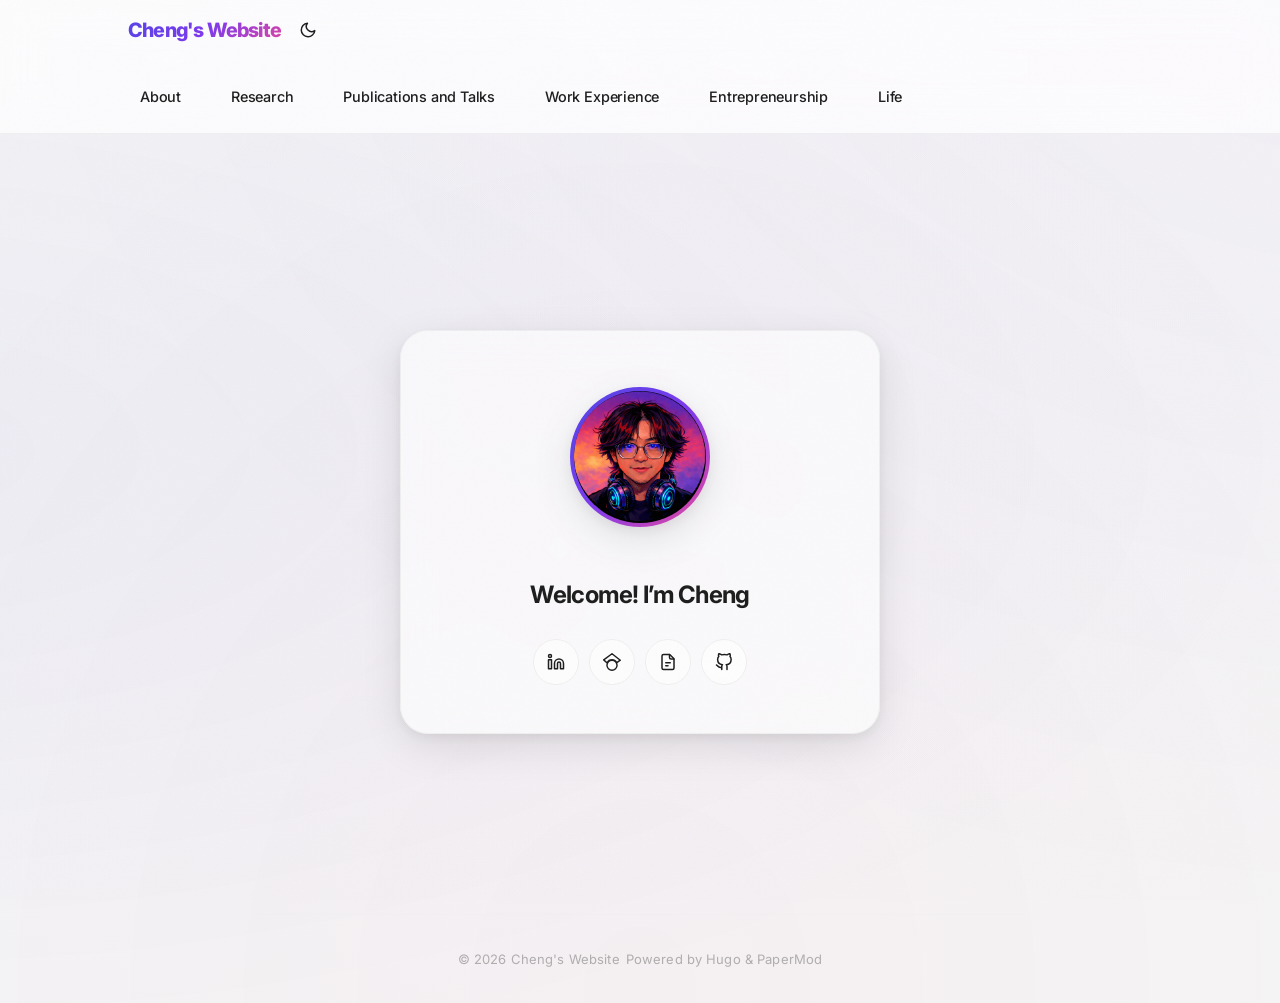
<file: index.html>
<!DOCTYPE html>
<html lang="en" dir="auto">

<head>
	<meta name="generator" content="Hugo 0.111.3"><meta charset="utf-8">
<meta http-equiv="X-UA-Compatible" content="IE=edge">
<meta name="viewport" content="width=device-width, initial-scale=1, shrink-to-fit=no">
<meta name="robots" content="index, follow">
<title>Cheng&#39;s Website</title>

<meta name="description" content="">
<meta name="author" content="">
<link rel="canonical" href="https://chichengmessi.github.io/">
<link crossorigin="anonymous" href="/assets/css/stylesheet.6a98292fb8fa8cf0f3ba4042d4b75515c04267550f3ad49ff6271b5af9562443.css" integrity="sha256-apgpL7j6jPDzukBC1LdVFcBCZ1UPOtSf9icbWvlWJEM=" rel="preload stylesheet" as="style">
<link href="/assets/css/custom.css" rel="stylesheet">
<link rel="icon" href="https://chichengmessi.github.io/favicon.ico">
<link rel="icon" type="image/png" sizes="16x16" href="https://chichengmessi.github.io/favicon-16x16.png">
<link rel="icon" type="image/png" sizes="32x32" href="https://chichengmessi.github.io/favicon-32x32.png">
<link rel="apple-touch-icon" href="https://chichengmessi.github.io/apple-touch-icon.png">
<link rel="mask-icon" href="https://chichengmessi.github.io/safari-pinned-tab.svg">
<meta name="theme-color" content="#2e2e33">
<meta name="msapplication-TileColor" content="#2e2e33">
<link rel="alternate" type="application/rss+xml" href="https://chichengmessi.github.io/index.xml">
<noscript>
    <style>
        #theme-toggle,
        .top-link {
            display: none;
        }

    </style>
    <style>
        @media (prefers-color-scheme: dark) {
            :root {
                --theme: rgb(29, 30, 32);
                --entry: rgb(46, 46, 51);
                --primary: rgb(218, 218, 219);
                --secondary: rgb(155, 156, 157);
                --tertiary: rgb(65, 66, 68);
                --content: rgb(196, 196, 197);
                --hljs-bg: rgb(46, 46, 51);
                --code-bg: rgb(55, 56, 62);
                --border: rgb(51, 51, 51);
            }

            .list {
                background: var(--theme);
            }

            .list:not(.dark)::-webkit-scrollbar-track {
                background: 0 0;
            }

            .list:not(.dark)::-webkit-scrollbar-thumb {
                border-color: var(--theme);
            }
        }

    </style>
</noscript><meta property="og:title" content="Cheng&#39;s Website" />
<meta property="og:description" content="" />
<meta property="og:type" content="website" />
<meta property="og:url" content="https://chichengmessi.github.io/" />

<meta name="twitter:card" content="summary"/>
<meta name="twitter:title" content="Cheng&#39;s Website"/>
<meta name="twitter:description" content=""/>

<script type="application/ld+json">
{
  "@context": "https://schema.org",
  "@type": "Organization",
  "name": "Cheng's Website",
  "url": "https://chichengmessi.github.io/",
  "description": "",
  "thumbnailUrl": "https://chichengmessi.github.io/favicon.ico",
  "sameAs": [
      "https://www.linkedin.com/in/cheng-chi-2a603823b/", "https://scholar.google.com/citations?user=-BZtJogAAAAJ\u0026hl=en", "/CV_.pdf"
  ]
}
</script>
</head>

<body class="list" id="top">
<script>
    if (localStorage.getItem("pref-theme") === "dark") {
        document.body.classList.add('dark');
    } else if (localStorage.getItem("pref-theme") === "light") {
        document.body.classList.remove('dark')
    } else if (window.matchMedia('(prefers-color-scheme: dark)').matches) {
        document.body.classList.add('dark');
    }

</script>

<header class="header">
    <nav class="nav">
        <div class="logo">
            <a href="https://chichengmessi.github.io/" accesskey="h" title="Cheng&#39;s Website (Alt + H)">Cheng&#39;s Website</a>
            <div class="logo-switches">
                <button id="theme-toggle" accesskey="t" title="(Alt + T)">
                    <svg id="moon" xmlns="http://www.w3.org/2000/svg" width="24" height="18" viewBox="0 0 24 24"
                        fill="none" stroke="currentColor" stroke-width="2" stroke-linecap="round"
                        stroke-linejoin="round">
                        <path d="M21 12.79A9 9 0 1 1 11.21 3 7 7 0 0 0 21 12.79z"></path>
                    </svg>
                    <svg id="sun" xmlns="http://www.w3.org/2000/svg" width="24" height="18" viewBox="0 0 24 24"
                        fill="none" stroke="currentColor" stroke-width="2" stroke-linecap="round"
                        stroke-linejoin="round">
                        <circle cx="12" cy="12" r="5"></circle>
                        <line x1="12" y1="1" x2="12" y2="3"></line>
                        <line x1="12" y1="21" x2="12" y2="23"></line>
                        <line x1="4.22" y1="4.22" x2="5.64" y2="5.64"></line>
                        <line x1="18.36" y1="18.36" x2="19.78" y2="19.78"></line>
                        <line x1="1" y1="12" x2="3" y2="12"></line>
                        <line x1="21" y1="12" x2="23" y2="12"></line>
                        <line x1="4.22" y1="19.78" x2="5.64" y2="18.36"></line>
                        <line x1="18.36" y1="5.64" x2="19.78" y2="4.22"></line>
                    </svg>
                </button>
            </div>
        </div>
        <ul id="menu">
            <li>
                <a href="https://chichengmessi.github.io/about/" title="About">
                    <span>About</span>
                </a>
            </li>
            <li>
                <a href="https://chichengmessi.github.io/research/" title="Research">
                    <span>Research</span>
                </a>
            </li>
            <li>
                <a href="https://chichengmessi.github.io/publish/" title="Publications and Talks">
                    <span>Publications and Talks</span>
                </a>
            </li>
            <li>
                <a href="https://chichengmessi.github.io/work/" title="Work Experience">
                    <span>Work Experience</span>
                </a>
            </li>
            <li>
                <a href="https://chichengmessi.github.io/startup/" title="Entrepreneurship">
                    <span>Entrepreneurship</span>
                </a>
            </li>
            <li>
                <a href="https://chichengmessi.github.io/life/" title="Life">
                    <span>Life</span>
                </a>
            </li>
        </ul>
    </nav>
</header>
<main class="main"><div class="profile">
    <div class="profile_inner">
        <img draggable="false" src="https://chichengmessi.github.io/selfie_cartoon.png" alt="&lt;title of image as alt&gt;" title="&lt;title of image as alt&gt;"
            height="200" width="200" />
        <h1><!-- raw HTML omitted --></h1>
        <span>Welcome! I&rsquo;m Cheng</span><div class="social-icons">
    <a href="https://www.linkedin.com/in/cheng-chi-2a603823b/" target="_blank" rel="noopener noreferrer me" title="Linkedin">
        <svg xmlns="http://www.w3.org/2000/svg" viewBox="0 0 24 24" fill="none" stroke="currentColor" stroke-width="2"
    stroke-linecap="round" stroke-linejoin="round">
    <path d="M16 8a6 6 0 0 1 6 6v7h-4v-7a2 2 0 0 0-2-2 2 2 0 0 0-2 2v7h-4v-7a6 6 0 0 1 6-6z"></path>
    <rect x="2" y="9" width="4" height="12"></rect>
    <circle cx="4" cy="4" r="2"></circle>
</svg>
    </a>
    <a href="https://scholar.google.com/citations?user=-BZtJogAAAAJ&amp;hl=en" target="_blank" rel="noopener noreferrer me" title="Googlescholar">
        <svg role="img" viewBox="0 0 24 25" xmlns="http://www.w3.org/2000/svg" fill="none" stroke="currentColor"
    stroke-width="2" stroke-linecap="round" stroke-linejoin="round">
    <path
        d="M5.242 13.769L0.5 9.5 12 1l11.5 9-5.242 3.769C17.548 11.249 14.978 9.5 12 9.5c-2.977 0-5.548 1.748-6.758 4.269zM12 10a7 7 0 1 0 0 14 7 7 0 0 0 0-14z" />
</svg>
    </a>
    <a href="/CV_.pdf" target="_blank" rel="noopener noreferrer me" title="CV">
        <svg xmlns="http://www.w3.org/2000/svg" viewBox="0 0 24 24" fill="none" stroke="currentColor" stroke-width="2"
    stroke-linecap="round" stroke-linejoin="round">
    <path
        d="M4 4v16a2 2 0 0 0 2 2h12a2 2 0 0 0 2-2V8.342a2 2 0 0 0-.602-1.43l-4.44-4.342A2 2 0 0 0 13.56 2H6a2 2 0 0 0-2 2z" />
    <path d="M9 13h6" />
    <path d="M9 17h3" />
    <path d="M14 2v4a2 2 0 0 0 2 2h4" />
</svg>
    </a>
    <a href="https://github.com/chichengmessi" target="_blank" rel="noopener noreferrer me" title="GitHub">
        <svg xmlns="http://www.w3.org/2000/svg" viewBox="0 0 24 24" fill="none" stroke="currentColor" stroke-width="2"
    stroke-linecap="round" stroke-linejoin="round">
    <path d="M9 19c-5 1.5-5-2.5-7-3m14 6v-3.87a3.37 3.37 0 0 0-.94-2.61c3.14-.35 6.44-1.54 6.44-7A5.44 5.44 0 0 0 20 4.77 5.07 5.07 0 0 0 19.91 1S18.73.65 16 2.48a13.38 13.38 0 0 0-7 0C6.27.65 5.09 1 5.09 1A5.07 5.07 0 0 0 5 4.77a5.44 5.44 0 0 0-1.5 3.78c0 5.42 3.3 6.61 6.44 7A3.37 3.37 0 0 0 9 18.13V22"></path>
</svg>
    </a>
</div>

    </div>
</div>

    </main>
    
<footer class="footer">
    <span>&copy; 2026 <a href="https://chichengmessi.github.io/">Cheng&#39;s Website</a></span>
    <span>
        Powered by
        <a href="https://gohugo.io/" rel="noopener noreferrer" target="_blank">Hugo</a> &
        <a href="https://github.com/adityatelange/hugo-PaperMod/" rel="noopener" target="_blank">PaperMod</a>
    </span>
</footer>
<a href="#top" aria-label="go to top" title="Go to Top (Alt + G)" class="top-link" id="top-link" accesskey="g">
    <svg xmlns="http://www.w3.org/2000/svg" viewBox="0 0 12 6" fill="currentColor">
        <path d="M12 6H0l6-6z" />
    </svg>
</a>

<script>
    let menu = document.getElementById('menu')
    if (menu) {
        menu.scrollLeft = localStorage.getItem("menu-scroll-position");
        menu.onscroll = function () {
            localStorage.setItem("menu-scroll-position", menu.scrollLeft);
        }
    }

    document.querySelectorAll('a[href^="#"]').forEach(anchor => {
        anchor.addEventListener("click", function (e) {
            e.preventDefault();
            var id = this.getAttribute("href").substr(1);
            if (!window.matchMedia('(prefers-reduced-motion: reduce)').matches) {
                document.querySelector(`[id='${decodeURIComponent(id)}']`).scrollIntoView({
                    behavior: "smooth"
                });
            } else {
                document.querySelector(`[id='${decodeURIComponent(id)}']`).scrollIntoView();
            }
            if (id === "top") {
                history.replaceState(null, null, " ");
            } else {
                history.pushState(null, null, `#${id}`);
            }
        });
    });

</script>
<script>
    var mybutton = document.getElementById("top-link");
    window.onscroll = function () {
        if (document.body.scrollTop > 800 || document.documentElement.scrollTop > 800) {
            mybutton.style.visibility = "visible";
            mybutton.style.opacity = "1";
        } else {
            mybutton.style.visibility = "hidden";
            mybutton.style.opacity = "0";
        }
    };

</script>
<script>
    document.getElementById("theme-toggle").addEventListener("click", () => {
        if (document.body.className.includes("dark")) {
            document.body.classList.remove('dark');
            localStorage.setItem("pref-theme", 'light');
        } else {
            document.body.classList.add('dark');
            localStorage.setItem("pref-theme", 'dark');
        }
    })

</script>
</body>

</html>
</file>
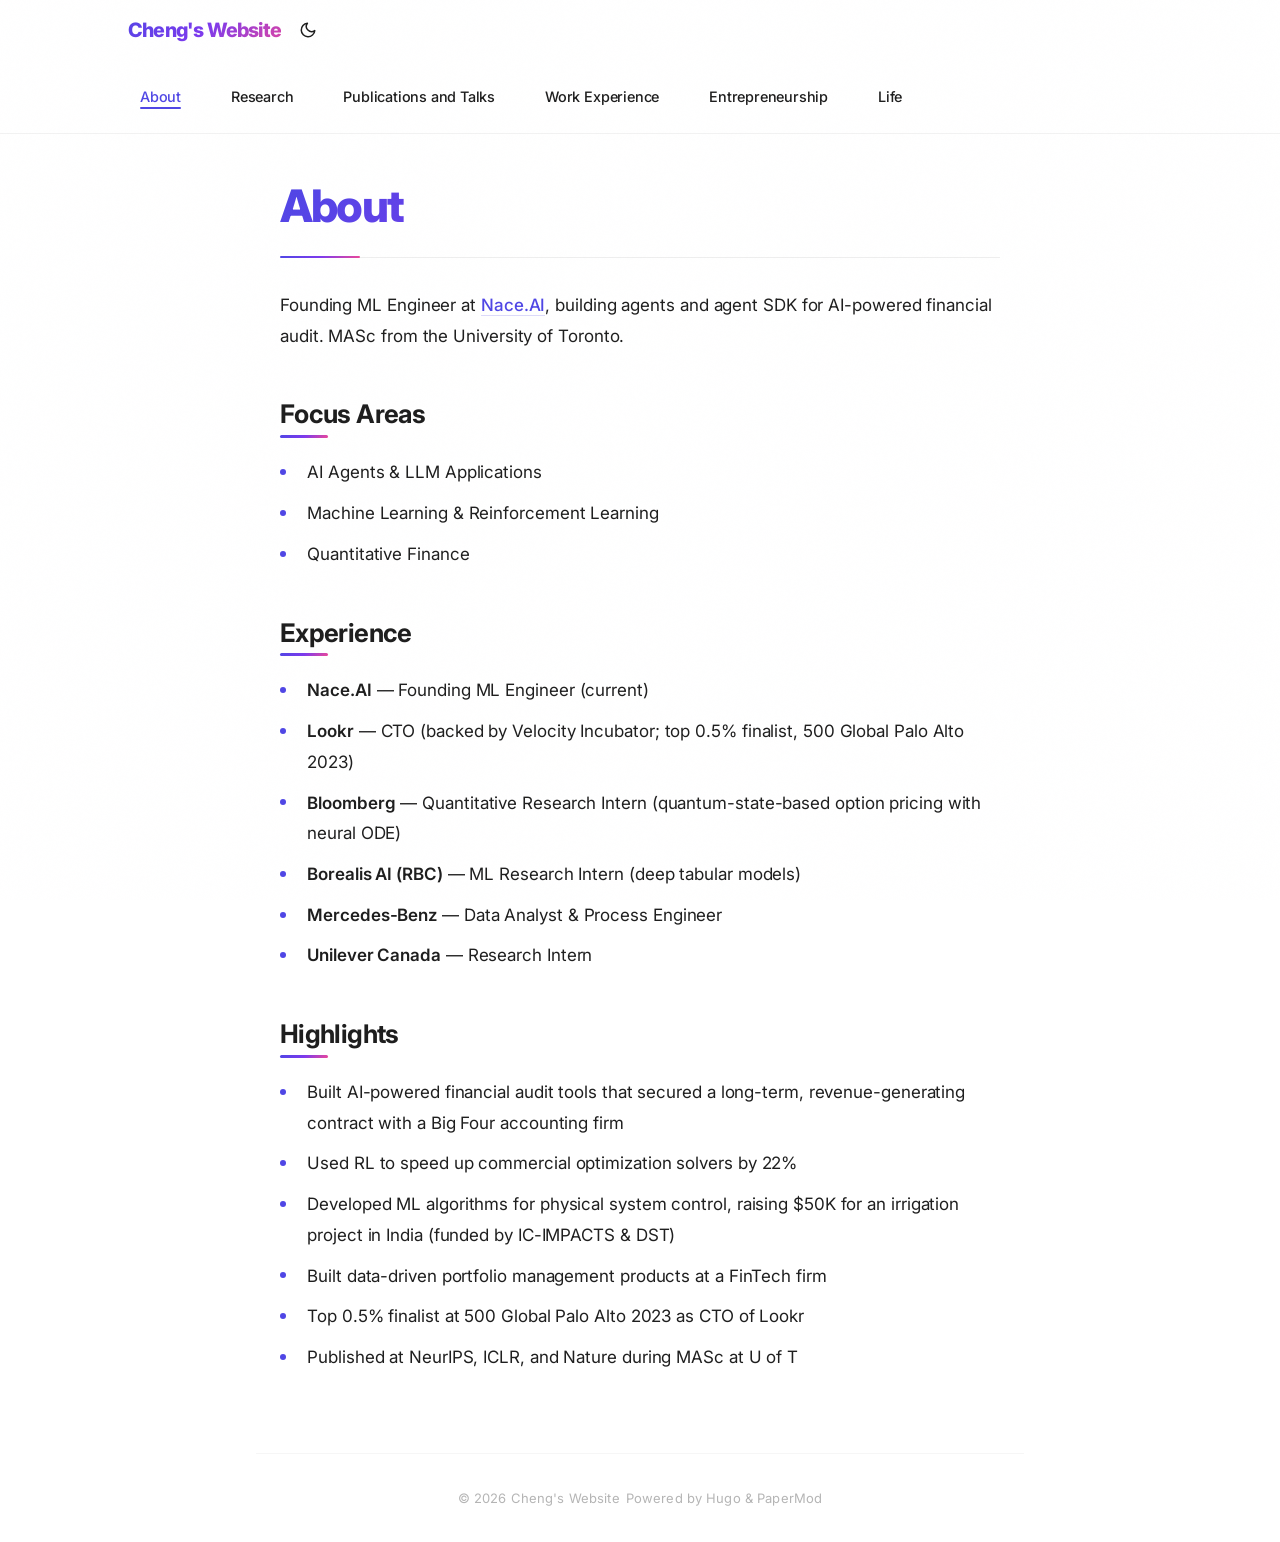
<file: about/index.html>
<!DOCTYPE html>
<html lang="en" dir="auto">

<head><meta charset="utf-8">
<meta http-equiv="X-UA-Compatible" content="IE=edge">
<meta name="viewport" content="width=device-width, initial-scale=1, shrink-to-fit=no">
<meta name="robots" content="index, follow">
<title>About | Cheng&#39;s Website</title>
<meta name="keywords" content="">
<meta name="description" content="I am a skilled researcher and software developer with experience in machine learning, reinforcement learning, and quantitative finance. My achievements include using RL to speed up commercial optimization solvers by 22%, developing ML algorithms for physical system control that raised $50,000 for an irrigation project in India funded by IC-IMPACTS and DST, and developed products for a FinTech firm that provides data-driven portfolio management services. My research during master degree at U of T led to two publications in top level ML conferences (NeurIPS and ICLR) and one publication in top level journal (Nature).">
<meta name="author" content="">
<link rel="canonical" href="https://chichengmessi.github.io/about/">
<link crossorigin="anonymous" href="/assets/css/stylesheet.6a98292fb8fa8cf0f3ba4042d4b75515c04267550f3ad49ff6271b5af9562443.css" integrity="sha256-apgpL7j6jPDzukBC1LdVFcBCZ1UPOtSf9icbWvlWJEM=" rel="preload stylesheet" as="style">
<link href="/assets/css/custom.css" rel="stylesheet">
<script defer crossorigin="anonymous" src="/assets/js/highlight.f413e19d0714851f6474e7ee9632408e58ac146fbdbe62747134bea2fa3415e0.js" integrity="sha256-9BPhnQcUhR9kdOfuljJAjlisFG&#43;9vmJ0cTS&#43;ovo0FeA="
    onload="hljs.initHighlightingOnLoad();"></script>
<link rel="icon" href="https://chichengmessi.github.io/favicon.ico">
<link rel="icon" type="image/png" sizes="16x16" href="https://chichengmessi.github.io/favicon-16x16.png">
<link rel="icon" type="image/png" sizes="32x32" href="https://chichengmessi.github.io/favicon-32x32.png">
<link rel="apple-touch-icon" href="https://chichengmessi.github.io/apple-touch-icon.png">
<link rel="mask-icon" href="https://chichengmessi.github.io/safari-pinned-tab.svg">
<meta name="theme-color" content="#2e2e33">
<meta name="msapplication-TileColor" content="#2e2e33">
<noscript>
    <style>
        #theme-toggle,
        .top-link {
            display: none;
        }

    </style>
    <style>
        @media (prefers-color-scheme: dark) {
            :root {
                --theme: rgb(29, 30, 32);
                --entry: rgb(46, 46, 51);
                --primary: rgb(218, 218, 219);
                --secondary: rgb(155, 156, 157);
                --tertiary: rgb(65, 66, 68);
                --content: rgb(196, 196, 197);
                --hljs-bg: rgb(46, 46, 51);
                --code-bg: rgb(55, 56, 62);
                --border: rgb(51, 51, 51);
            }

            .list {
                background: var(--theme);
            }

            .list:not(.dark)::-webkit-scrollbar-track {
                background: 0 0;
            }

            .list:not(.dark)::-webkit-scrollbar-thumb {
                border-color: var(--theme);
            }
        }

    </style>
</noscript><meta property="og:title" content="About" />
<meta property="og:description" content="I am a skilled researcher and software developer with experience in machine learning, reinforcement learning, and quantitative finance. My achievements include using RL to speed up commercial optimization solvers by 22%, developing ML algorithms for physical system control that raised $50,000 for an irrigation project in India funded by IC-IMPACTS and DST, and developed products for a FinTech firm that provides data-driven portfolio management services. My research during master degree at U of T led to two publications in top level ML conferences (NeurIPS and ICLR) and one publication in top level journal (Nature)." />
<meta property="og:type" content="article" />
<meta property="og:url" content="https://chichengmessi.github.io/about/" /><meta property="article:section" content="" />



<meta name="twitter:card" content="summary"/>
<meta name="twitter:title" content="About"/>
<meta name="twitter:description" content="I am a skilled researcher and software developer with experience in machine learning, reinforcement learning, and quantitative finance. My achievements include using RL to speed up commercial optimization solvers by 22%, developing ML algorithms for physical system control that raised $50,000 for an irrigation project in India funded by IC-IMPACTS and DST, and developed products for a FinTech firm that provides data-driven portfolio management services. My research during master degree at U of T led to two publications in top level ML conferences (NeurIPS and ICLR) and one publication in top level journal (Nature)."/>


<script type="application/ld+json">
{
  "@context": "https://schema.org",
  "@type": "BreadcrumbList",
  "itemListElement": [
    {
      "@type": "ListItem",
      "position":  1 ,
      "name": "About",
      "item": "https://chichengmessi.github.io/about/"
    }
  ]
}
</script>
<script type="application/ld+json">
{
  "@context": "https://schema.org",
  "@type": "BlogPosting",
  "headline": "About",
  "name": "About",
  "description": "I am a skilled researcher and software developer with experience in machine learning, reinforcement learning, and quantitative finance. My achievements include using RL to speed up commercial optimization solvers by 22%, developing ML algorithms for physical system control that raised $50,000 for an irrigation project in India funded by IC-IMPACTS and DST, and developed products for a FinTech firm that provides data-driven portfolio management services. My research during master degree at U of T led to two publications in top level ML conferences (NeurIPS and ICLR) and one publication in top level journal (Nature).",
  "keywords": [
    
  ],
  "articleBody": " I am a skilled researcher and software developer with experience in machine learning, reinforcement learning, and quantitative finance. My achievements include using RL to speed up commercial optimization solvers by 22%, developing ML algorithms for physical system control that raised $50,000 for an irrigation project in India funded by IC-IMPACTS and DST, and developed products for a FinTech firm that provides data-driven portfolio management services. My research during master degree at U of T led to two publications in top level ML conferences (NeurIPS and ICLR) and one publication in top level journal (Nature). Additionally, I have experience as a data analyst and process engineer in Mercedes-Benz, and as a research intern at the leading consumer goods company Unilever Canada.\n",
  "wordCount" : "120",
  "inLanguage": "en",
  "datePublished": "0001-01-01T00:00:00Z",
  "dateModified": "0001-01-01T00:00:00Z",
  "mainEntityOfPage": {
    "@type": "WebPage",
    "@id": "https://chichengmessi.github.io/about/"
  },
  "publisher": {
    "@type": "Organization",
    "name": "Cheng's Website",
    "logo": {
      "@type": "ImageObject",
      "url": "https://chichengmessi.github.io/favicon.ico"
    }
  }
}
</script>
</head>

<body class="" id="top">
<script>
    if (localStorage.getItem("pref-theme") === "dark") {
        document.body.classList.add('dark');
    } else if (localStorage.getItem("pref-theme") === "light") {
        document.body.classList.remove('dark')
    } else if (window.matchMedia('(prefers-color-scheme: dark)').matches) {
        document.body.classList.add('dark');
    }

</script>

<header class="header">
    <nav class="nav">
        <div class="logo">
            <a href="https://chichengmessi.github.io/" accesskey="h" title="Cheng&#39;s Website (Alt + H)">Cheng&#39;s Website</a>
            <div class="logo-switches">
                <button id="theme-toggle" accesskey="t" title="(Alt + T)">
                    <svg id="moon" xmlns="http://www.w3.org/2000/svg" width="24" height="18" viewBox="0 0 24 24"
                        fill="none" stroke="currentColor" stroke-width="2" stroke-linecap="round"
                        stroke-linejoin="round">
                        <path d="M21 12.79A9 9 0 1 1 11.21 3 7 7 0 0 0 21 12.79z"></path>
                    </svg>
                    <svg id="sun" xmlns="http://www.w3.org/2000/svg" width="24" height="18" viewBox="0 0 24 24"
                        fill="none" stroke="currentColor" stroke-width="2" stroke-linecap="round"
                        stroke-linejoin="round">
                        <circle cx="12" cy="12" r="5"></circle>
                        <line x1="12" y1="1" x2="12" y2="3"></line>
                        <line x1="12" y1="21" x2="12" y2="23"></line>
                        <line x1="4.22" y1="4.22" x2="5.64" y2="5.64"></line>
                        <line x1="18.36" y1="18.36" x2="19.78" y2="19.78"></line>
                        <line x1="1" y1="12" x2="3" y2="12"></line>
                        <line x1="21" y1="12" x2="23" y2="12"></line>
                        <line x1="4.22" y1="19.78" x2="5.64" y2="18.36"></line>
                        <line x1="18.36" y1="5.64" x2="19.78" y2="4.22"></line>
                    </svg>
                </button>
            </div>
        </div>
        <ul id="menu">
            <li>
                <a href="https://chichengmessi.github.io/about/" title="About">
                    <span class="active">About</span>
                </a>
            </li>
            <li>
                <a href="https://chichengmessi.github.io/research/" title="Research">
                    <span>Research</span>
                </a>
            </li>
            <li>
                <a href="https://chichengmessi.github.io/publish/" title="Publications and Talks">
                    <span>Publications and Talks</span>
                </a>
            </li>
            <li>
                <a href="https://chichengmessi.github.io/work/" title="Work Experience">
                    <span>Work Experience</span>
                </a>
            </li>
            <li>
                <a href="https://chichengmessi.github.io/startup/" title="Entrepreneurship">
                    <span>Entrepreneurship</span>
                </a>
            </li>
            <li>
                <a href="https://chichengmessi.github.io/life/" title="Life">
                    <span>Life</span>
                </a>
            </li>
        </ul>
    </nav>
</header>
<main class="main">

<article class="post-single">
  <header class="post-header">
    
    <h1 class="post-title">
      About
    </h1>
    <div class="post-meta">

</div>
  </header> 
  <div class="post-content">
<p>Founding ML Engineer at <a href="https://nace.ai/" target="_blank">Nace.AI</a>, building agents and agent SDK for AI-powered financial audit. MASc from the University of Toronto.</p>

<h2 id="focus-areas">Focus Areas</h2>
<ul>
<li>AI Agents &amp; LLM Applications</li>
<li>Machine Learning &amp; Reinforcement Learning</li>
<li>Quantitative Finance</li>
</ul>

<h2 id="experience">Experience</h2>
<ul>
<li><strong>Nace.AI</strong> &mdash; Founding ML Engineer (current)</li>
<li><strong>Lookr</strong> &mdash; CTO (backed by Velocity Incubator; top 0.5% finalist, 500 Global Palo Alto 2023)</li>
<li><strong>Bloomberg</strong> &mdash; Quantitative Research Intern (quantum-state-based option pricing with neural ODE)</li>
<li><strong>Borealis AI (RBC)</strong> &mdash; ML Research Intern (deep tabular models)</li>
<li><strong>Mercedes-Benz</strong> &mdash; Data Analyst &amp; Process Engineer</li>
<li><strong>Unilever Canada</strong> &mdash; Research Intern</li>
</ul>

<h2 id="highlights">Highlights</h2>
<ul>
<li>Built AI-powered financial audit tools that secured a long-term, revenue-generating contract with a Big Four accounting firm</li>
<li>Used RL to speed up commercial optimization solvers by 22%</li>
<li>Developed ML algorithms for physical system control, raising $50K for an irrigation project in India (funded by IC-IMPACTS &amp; DST)</li>
<li>Built data-driven portfolio management products at a FinTech firm</li>
<li>Top 0.5% finalist at 500 Global Palo Alto 2023 as CTO of Lookr</li>
<li>Published at NeurIPS, ICLR, and Nature during MASc at U of T</li>
</ul>

  </div>

  <footer class="post-footer">
    <ul class="post-tags">
    </ul>
  </footer>
</article>
    </main>
    
<footer class="footer">
    <span>&copy; 2026 <a href="https://chichengmessi.github.io/">Cheng&#39;s Website</a></span>
    <span>
        Powered by
        <a href="https://gohugo.io/" rel="noopener noreferrer" target="_blank">Hugo</a> &
        <a href="https://github.com/adityatelange/hugo-PaperMod/" rel="noopener" target="_blank">PaperMod</a>
    </span>
</footer>
<a href="#top" aria-label="go to top" title="Go to Top (Alt + G)" class="top-link" id="top-link" accesskey="g">
    <svg xmlns="http://www.w3.org/2000/svg" viewBox="0 0 12 6" fill="currentColor">
        <path d="M12 6H0l6-6z" />
    </svg>
</a>

<script>
    let menu = document.getElementById('menu')
    if (menu) {
        menu.scrollLeft = localStorage.getItem("menu-scroll-position");
        menu.onscroll = function () {
            localStorage.setItem("menu-scroll-position", menu.scrollLeft);
        }
    }

    document.querySelectorAll('a[href^="#"]').forEach(anchor => {
        anchor.addEventListener("click", function (e) {
            e.preventDefault();
            var id = this.getAttribute("href").substr(1);
            if (!window.matchMedia('(prefers-reduced-motion: reduce)').matches) {
                document.querySelector(`[id='${decodeURIComponent(id)}']`).scrollIntoView({
                    behavior: "smooth"
                });
            } else {
                document.querySelector(`[id='${decodeURIComponent(id)}']`).scrollIntoView();
            }
            if (id === "top") {
                history.replaceState(null, null, " ");
            } else {
                history.pushState(null, null, `#${id}`);
            }
        });
    });

</script>
<script>
    var mybutton = document.getElementById("top-link");
    window.onscroll = function () {
        if (document.body.scrollTop > 800 || document.documentElement.scrollTop > 800) {
            mybutton.style.visibility = "visible";
            mybutton.style.opacity = "1";
        } else {
            mybutton.style.visibility = "hidden";
            mybutton.style.opacity = "0";
        }
    };

</script>
<script>
    document.getElementById("theme-toggle").addEventListener("click", () => {
        if (document.body.className.includes("dark")) {
            document.body.classList.remove('dark');
            localStorage.setItem("pref-theme", 'light');
        } else {
            document.body.classList.add('dark');
            localStorage.setItem("pref-theme", 'dark');
        }
    })

</script>
</body>

</html>
</file>
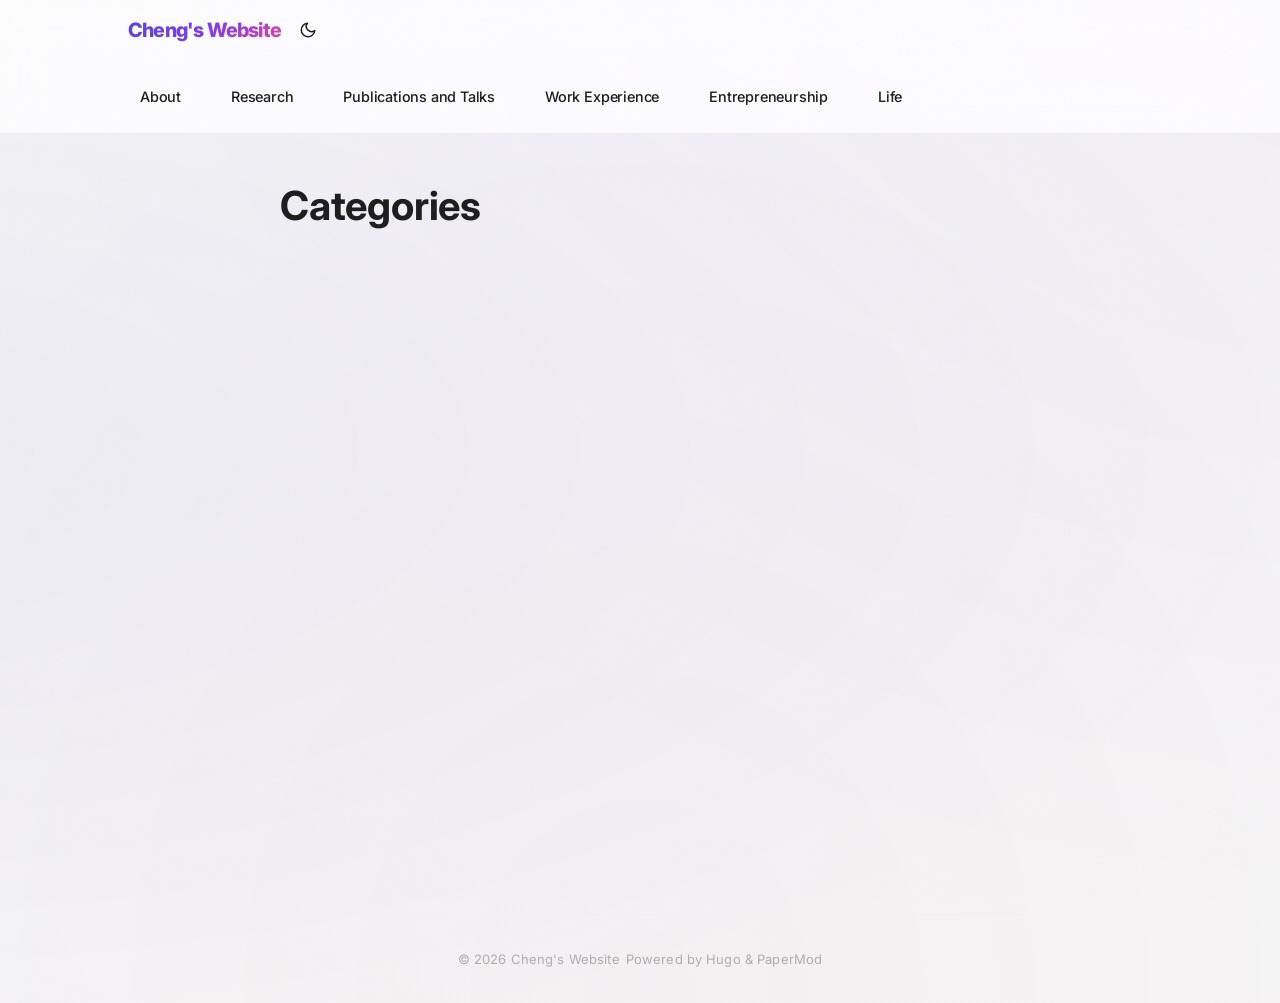
<file: categories/index.html>
<!DOCTYPE html>
<html lang="en" dir="auto">

<head><meta charset="utf-8">
<meta http-equiv="X-UA-Compatible" content="IE=edge">
<meta name="viewport" content="width=device-width, initial-scale=1, shrink-to-fit=no">
<meta name="robots" content="index, follow">
<title>Categories | Cheng&#39;s Website</title>
<meta name="keywords" content="">
<meta name="description" content="">
<meta name="author" content="">
<link rel="canonical" href="https://chichengmessi.github.io/categories/">
<link crossorigin="anonymous" href="/assets/css/stylesheet.6a98292fb8fa8cf0f3ba4042d4b75515c04267550f3ad49ff6271b5af9562443.css" integrity="sha256-apgpL7j6jPDzukBC1LdVFcBCZ1UPOtSf9icbWvlWJEM=" rel="preload stylesheet" as="style">
<link href="/assets/css/custom.css" rel="stylesheet">
<link rel="icon" href="https://chichengmessi.github.io/favicon.ico">
<link rel="icon" type="image/png" sizes="16x16" href="https://chichengmessi.github.io/favicon-16x16.png">
<link rel="icon" type="image/png" sizes="32x32" href="https://chichengmessi.github.io/favicon-32x32.png">
<link rel="apple-touch-icon" href="https://chichengmessi.github.io/apple-touch-icon.png">
<link rel="mask-icon" href="https://chichengmessi.github.io/safari-pinned-tab.svg">
<meta name="theme-color" content="#2e2e33">
<meta name="msapplication-TileColor" content="#2e2e33">
<link rel="alternate" type="application/rss+xml" href="https://chichengmessi.github.io/categories/index.xml">
<noscript>
    <style>
        #theme-toggle,
        .top-link {
            display: none;
        }

    </style>
    <style>
        @media (prefers-color-scheme: dark) {
            :root {
                --theme: rgb(29, 30, 32);
                --entry: rgb(46, 46, 51);
                --primary: rgb(218, 218, 219);
                --secondary: rgb(155, 156, 157);
                --tertiary: rgb(65, 66, 68);
                --content: rgb(196, 196, 197);
                --hljs-bg: rgb(46, 46, 51);
                --code-bg: rgb(55, 56, 62);
                --border: rgb(51, 51, 51);
            }

            .list {
                background: var(--theme);
            }

            .list:not(.dark)::-webkit-scrollbar-track {
                background: 0 0;
            }

            .list:not(.dark)::-webkit-scrollbar-thumb {
                border-color: var(--theme);
            }
        }

    </style>
</noscript><meta property="og:title" content="Categories" />
<meta property="og:description" content="" />
<meta property="og:type" content="website" />
<meta property="og:url" content="https://chichengmessi.github.io/categories/" />

<meta name="twitter:card" content="summary"/>
<meta name="twitter:title" content="Categories"/>
<meta name="twitter:description" content=""/>

</head>

<body class="list" id="top">
<script>
    if (localStorage.getItem("pref-theme") === "dark") {
        document.body.classList.add('dark');
    } else if (localStorage.getItem("pref-theme") === "light") {
        document.body.classList.remove('dark')
    } else if (window.matchMedia('(prefers-color-scheme: dark)').matches) {
        document.body.classList.add('dark');
    }

</script>

<header class="header">
    <nav class="nav">
        <div class="logo">
            <a href="https://chichengmessi.github.io/" accesskey="h" title="Cheng&#39;s Website (Alt + H)">Cheng&#39;s Website</a>
            <div class="logo-switches">
                <button id="theme-toggle" accesskey="t" title="(Alt + T)">
                    <svg id="moon" xmlns="http://www.w3.org/2000/svg" width="24" height="18" viewBox="0 0 24 24"
                        fill="none" stroke="currentColor" stroke-width="2" stroke-linecap="round"
                        stroke-linejoin="round">
                        <path d="M21 12.79A9 9 0 1 1 11.21 3 7 7 0 0 0 21 12.79z"></path>
                    </svg>
                    <svg id="sun" xmlns="http://www.w3.org/2000/svg" width="24" height="18" viewBox="0 0 24 24"
                        fill="none" stroke="currentColor" stroke-width="2" stroke-linecap="round"
                        stroke-linejoin="round">
                        <circle cx="12" cy="12" r="5"></circle>
                        <line x1="12" y1="1" x2="12" y2="3"></line>
                        <line x1="12" y1="21" x2="12" y2="23"></line>
                        <line x1="4.22" y1="4.22" x2="5.64" y2="5.64"></line>
                        <line x1="18.36" y1="18.36" x2="19.78" y2="19.78"></line>
                        <line x1="1" y1="12" x2="3" y2="12"></line>
                        <line x1="21" y1="12" x2="23" y2="12"></line>
                        <line x1="4.22" y1="19.78" x2="5.64" y2="18.36"></line>
                        <line x1="18.36" y1="5.64" x2="19.78" y2="4.22"></line>
                    </svg>
                </button>
            </div>
        </div>
        <ul id="menu">
            <li>
                <a href="https://chichengmessi.github.io/about/" title="About">
                    <span>About</span>
                </a>
            </li>
            <li>
                <a href="https://chichengmessi.github.io/research/" title="Research">
                    <span>Research</span>
                </a>
            </li>
            <li>
                <a href="https://chichengmessi.github.io/publish/" title="Publications and Talks">
                    <span>Publications and Talks</span>
                </a>
            </li>
            <li>
                <a href="https://chichengmessi.github.io/work/" title="Work Experience">
                    <span>Work Experience</span>
                </a>
            </li>
            <li>
                <a href="https://chichengmessi.github.io/startup/" title="Entrepreneurship">
                    <span>Entrepreneurship</span>
                </a>
            </li>
            <li>
                <a href="https://chichengmessi.github.io/life/" title="Life">
                    <span>Life</span>
                </a>
            </li>
        </ul>
    </nav>
</header>
<main class="main">
<header class="page-header">
    <h1>Categories</h1>
</header>

<ul class="terms-tags">
</ul>
    </main>
    
<footer class="footer">
    <span>&copy; 2026 <a href="https://chichengmessi.github.io/">Cheng&#39;s Website</a></span>
    <span>
        Powered by
        <a href="https://gohugo.io/" rel="noopener noreferrer" target="_blank">Hugo</a> &
        <a href="https://github.com/adityatelange/hugo-PaperMod/" rel="noopener" target="_blank">PaperMod</a>
    </span>
</footer>
<a href="#top" aria-label="go to top" title="Go to Top (Alt + G)" class="top-link" id="top-link" accesskey="g">
    <svg xmlns="http://www.w3.org/2000/svg" viewBox="0 0 12 6" fill="currentColor">
        <path d="M12 6H0l6-6z" />
    </svg>
</a>

<script>
    let menu = document.getElementById('menu')
    if (menu) {
        menu.scrollLeft = localStorage.getItem("menu-scroll-position");
        menu.onscroll = function () {
            localStorage.setItem("menu-scroll-position", menu.scrollLeft);
        }
    }

    document.querySelectorAll('a[href^="#"]').forEach(anchor => {
        anchor.addEventListener("click", function (e) {
            e.preventDefault();
            var id = this.getAttribute("href").substr(1);
            if (!window.matchMedia('(prefers-reduced-motion: reduce)').matches) {
                document.querySelector(`[id='${decodeURIComponent(id)}']`).scrollIntoView({
                    behavior: "smooth"
                });
            } else {
                document.querySelector(`[id='${decodeURIComponent(id)}']`).scrollIntoView();
            }
            if (id === "top") {
                history.replaceState(null, null, " ");
            } else {
                history.pushState(null, null, `#${id}`);
            }
        });
    });

</script>
<script>
    var mybutton = document.getElementById("top-link");
    window.onscroll = function () {
        if (document.body.scrollTop > 800 || document.documentElement.scrollTop > 800) {
            mybutton.style.visibility = "visible";
            mybutton.style.opacity = "1";
        } else {
            mybutton.style.visibility = "hidden";
            mybutton.style.opacity = "0";
        }
    };

</script>
<script>
    document.getElementById("theme-toggle").addEventListener("click", () => {
        if (document.body.className.includes("dark")) {
            document.body.classList.remove('dark');
            localStorage.setItem("pref-theme", 'light');
        } else {
            document.body.classList.add('dark');
            localStorage.setItem("pref-theme", 'dark');
        }
    })

</script>
</body>

</html>
</file>
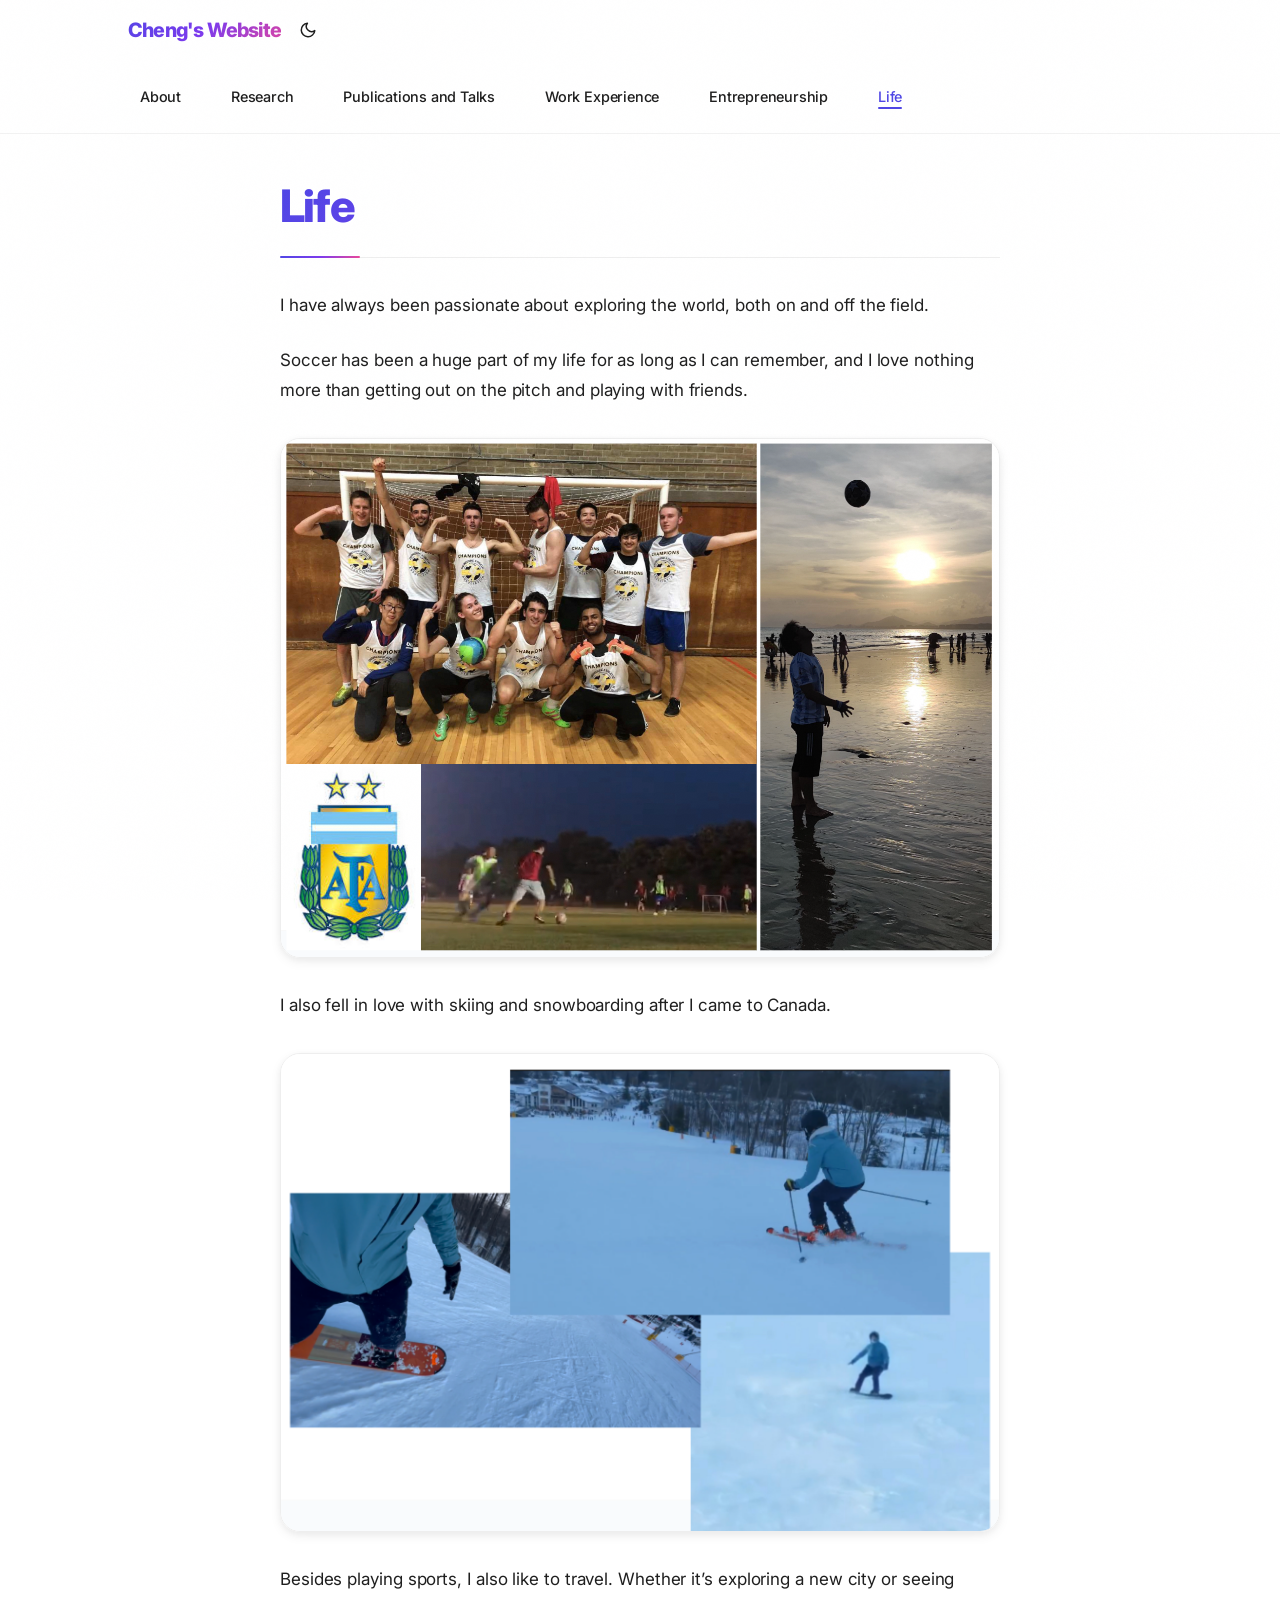
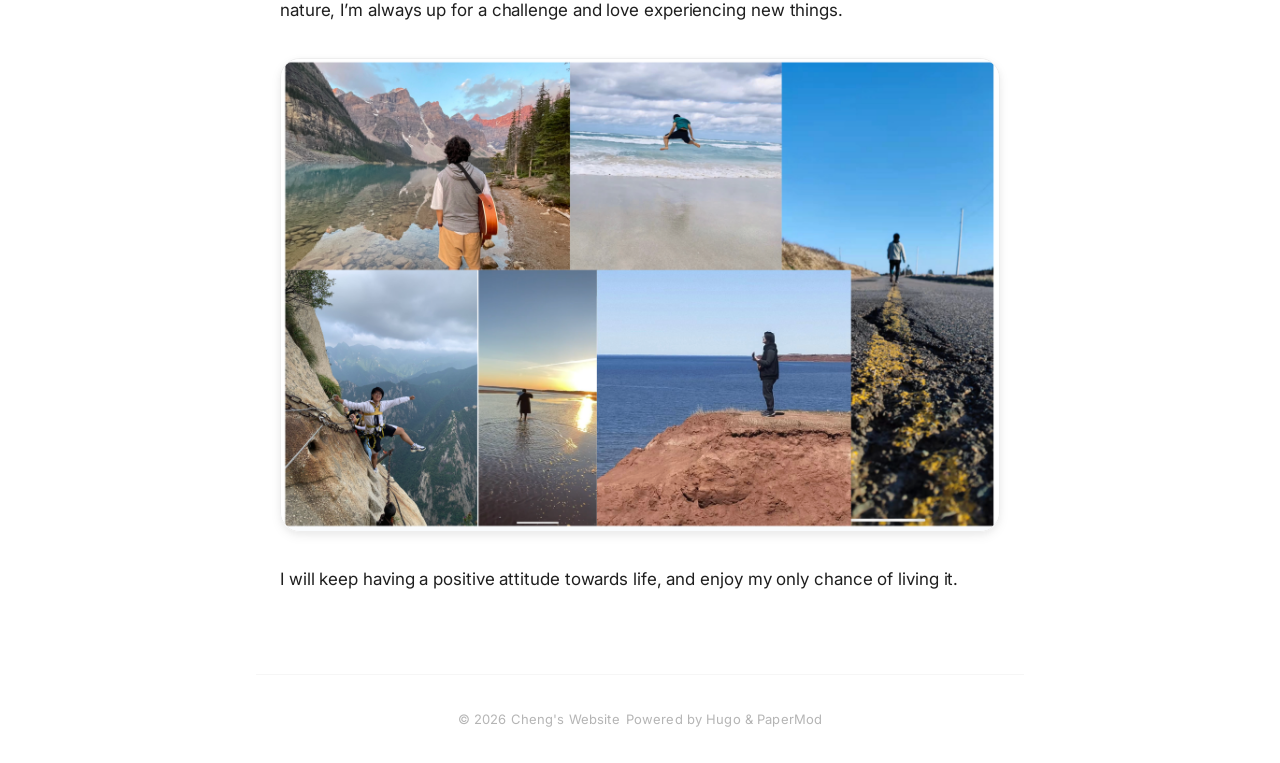
<file: life/index.html>
<!DOCTYPE html>
<html lang="en" dir="auto">

<head><meta charset="utf-8">
<meta http-equiv="X-UA-Compatible" content="IE=edge">
<meta name="viewport" content="width=device-width, initial-scale=1, shrink-to-fit=no">
<meta name="robots" content="index, follow">
<title>Life | Cheng&#39;s Website</title>
<meta name="keywords" content="">
<meta name="description" content="I have always been passionate about exploring the world, both on and off the field.
Soccer has been a huge part of my life for as long as I can remember, and I love nothing more than getting out on the pitch and playing with friends. I also fell in love with skiing and snowboarding after I came to Canada. Besides playing sports, I also like to travel. Whether it&rsquo;s exploring a new city or seeing nature, I&rsquo;m always up for a challenge and love experiencing new things.">
<meta name="author" content="">
<link rel="canonical" href="https://chichengmessi.github.io/life/">
<link crossorigin="anonymous" href="/assets/css/stylesheet.6a98292fb8fa8cf0f3ba4042d4b75515c04267550f3ad49ff6271b5af9562443.css" integrity="sha256-apgpL7j6jPDzukBC1LdVFcBCZ1UPOtSf9icbWvlWJEM=" rel="preload stylesheet" as="style">
<link href="/assets/css/custom.css" rel="stylesheet">
<script defer crossorigin="anonymous" src="/assets/js/highlight.f413e19d0714851f6474e7ee9632408e58ac146fbdbe62747134bea2fa3415e0.js" integrity="sha256-9BPhnQcUhR9kdOfuljJAjlisFG&#43;9vmJ0cTS&#43;ovo0FeA="
    onload="hljs.initHighlightingOnLoad();"></script>
<link rel="icon" href="https://chichengmessi.github.io/favicon.ico">
<link rel="icon" type="image/png" sizes="16x16" href="https://chichengmessi.github.io/favicon-16x16.png">
<link rel="icon" type="image/png" sizes="32x32" href="https://chichengmessi.github.io/favicon-32x32.png">
<link rel="apple-touch-icon" href="https://chichengmessi.github.io/apple-touch-icon.png">
<link rel="mask-icon" href="https://chichengmessi.github.io/safari-pinned-tab.svg">
<meta name="theme-color" content="#2e2e33">
<meta name="msapplication-TileColor" content="#2e2e33">
<noscript>
    <style>
        #theme-toggle,
        .top-link {
            display: none;
        }

    </style>
    <style>
        @media (prefers-color-scheme: dark) {
            :root {
                --theme: rgb(29, 30, 32);
                --entry: rgb(46, 46, 51);
                --primary: rgb(218, 218, 219);
                --secondary: rgb(155, 156, 157);
                --tertiary: rgb(65, 66, 68);
                --content: rgb(196, 196, 197);
                --hljs-bg: rgb(46, 46, 51);
                --code-bg: rgb(55, 56, 62);
                --border: rgb(51, 51, 51);
            }

            .list {
                background: var(--theme);
            }

            .list:not(.dark)::-webkit-scrollbar-track {
                background: 0 0;
            }

            .list:not(.dark)::-webkit-scrollbar-thumb {
                border-color: var(--theme);
            }
        }

    </style>
</noscript><meta property="og:title" content="Life" />
<meta property="og:description" content="I have always been passionate about exploring the world, both on and off the field.
Soccer has been a huge part of my life for as long as I can remember, and I love nothing more than getting out on the pitch and playing with friends. I also fell in love with skiing and snowboarding after I came to Canada. Besides playing sports, I also like to travel. Whether it&rsquo;s exploring a new city or seeing nature, I&rsquo;m always up for a challenge and love experiencing new things." />
<meta property="og:type" content="article" />
<meta property="og:url" content="https://chichengmessi.github.io/life/" /><meta property="article:section" content="" />



<meta name="twitter:card" content="summary"/>
<meta name="twitter:title" content="Life"/>
<meta name="twitter:description" content="I have always been passionate about exploring the world, both on and off the field.
Soccer has been a huge part of my life for as long as I can remember, and I love nothing more than getting out on the pitch and playing with friends. I also fell in love with skiing and snowboarding after I came to Canada. Besides playing sports, I also like to travel. Whether it&rsquo;s exploring a new city or seeing nature, I&rsquo;m always up for a challenge and love experiencing new things."/>


<script type="application/ld+json">
{
  "@context": "https://schema.org",
  "@type": "BreadcrumbList",
  "itemListElement": [
    {
      "@type": "ListItem",
      "position":  1 ,
      "name": "Life",
      "item": "https://chichengmessi.github.io/life/"
    }
  ]
}
</script>
<script type="application/ld+json">
{
  "@context": "https://schema.org",
  "@type": "BlogPosting",
  "headline": "Life",
  "name": "Life",
  "description": "I have always been passionate about exploring the world, both on and off the field.\nSoccer has been a huge part of my life for as long as I can remember, and I love nothing more than getting out on the pitch and playing with friends. I also fell in love with skiing and snowboarding after I came to Canada. Besides playing sports, I also like to travel. Whether it\u0026rsquo;s exploring a new city or seeing nature, I\u0026rsquo;m always up for a challenge and love experiencing new things.",
  "keywords": [
    
  ],
  "articleBody": "I have always been passionate about exploring the world, both on and off the field.\nSoccer has been a huge part of my life for as long as I can remember, and I love nothing more than getting out on the pitch and playing with friends. I also fell in love with skiing and snowboarding after I came to Canada. Besides playing sports, I also like to travel. Whether it’s exploring a new city or seeing nature, I’m always up for a challenge and love experiencing new things. I will keep having a positive attitude towards life, and enjoy my only chance of living it.\n",
  "wordCount" : "105",
  "inLanguage": "en",
  "datePublished": "0001-01-01T00:00:00Z",
  "dateModified": "0001-01-01T00:00:00Z",
  "mainEntityOfPage": {
    "@type": "WebPage",
    "@id": "https://chichengmessi.github.io/life/"
  },
  "publisher": {
    "@type": "Organization",
    "name": "Cheng's Website",
    "logo": {
      "@type": "ImageObject",
      "url": "https://chichengmessi.github.io/favicon.ico"
    }
  }
}
</script>
</head>

<body class="" id="top">
<script>
    if (localStorage.getItem("pref-theme") === "dark") {
        document.body.classList.add('dark');
    } else if (localStorage.getItem("pref-theme") === "light") {
        document.body.classList.remove('dark')
    } else if (window.matchMedia('(prefers-color-scheme: dark)').matches) {
        document.body.classList.add('dark');
    }

</script>

<header class="header">
    <nav class="nav">
        <div class="logo">
            <a href="https://chichengmessi.github.io/" accesskey="h" title="Cheng&#39;s Website (Alt + H)">Cheng&#39;s Website</a>
            <div class="logo-switches">
                <button id="theme-toggle" accesskey="t" title="(Alt + T)">
                    <svg id="moon" xmlns="http://www.w3.org/2000/svg" width="24" height="18" viewBox="0 0 24 24"
                        fill="none" stroke="currentColor" stroke-width="2" stroke-linecap="round"
                        stroke-linejoin="round">
                        <path d="M21 12.79A9 9 0 1 1 11.21 3 7 7 0 0 0 21 12.79z"></path>
                    </svg>
                    <svg id="sun" xmlns="http://www.w3.org/2000/svg" width="24" height="18" viewBox="0 0 24 24"
                        fill="none" stroke="currentColor" stroke-width="2" stroke-linecap="round"
                        stroke-linejoin="round">
                        <circle cx="12" cy="12" r="5"></circle>
                        <line x1="12" y1="1" x2="12" y2="3"></line>
                        <line x1="12" y1="21" x2="12" y2="23"></line>
                        <line x1="4.22" y1="4.22" x2="5.64" y2="5.64"></line>
                        <line x1="18.36" y1="18.36" x2="19.78" y2="19.78"></line>
                        <line x1="1" y1="12" x2="3" y2="12"></line>
                        <line x1="21" y1="12" x2="23" y2="12"></line>
                        <line x1="4.22" y1="19.78" x2="5.64" y2="18.36"></line>
                        <line x1="18.36" y1="5.64" x2="19.78" y2="4.22"></line>
                    </svg>
                </button>
            </div>
        </div>
        <ul id="menu">
            <li>
                <a href="https://chichengmessi.github.io/about/" title="About">
                    <span>About</span>
                </a>
            </li>
            <li>
                <a href="https://chichengmessi.github.io/research/" title="Research">
                    <span>Research</span>
                </a>
            </li>
            <li>
                <a href="https://chichengmessi.github.io/publish/" title="Publications and Talks">
                    <span>Publications and Talks</span>
                </a>
            </li>
            <li>
                <a href="https://chichengmessi.github.io/work/" title="Work Experience">
                    <span>Work Experience</span>
                </a>
            </li>
            <li>
                <a href="https://chichengmessi.github.io/startup/" title="Entrepreneurship">
                    <span>Entrepreneurship</span>
                </a>
            </li>
            <li>
                <a href="https://chichengmessi.github.io/life/" title="Life">
                    <span class="active">Life</span>
                </a>
            </li>
        </ul>
    </nav>
</header>
<main class="main">

<article class="post-single">
  <header class="post-header">
    
    <h1 class="post-title">
      Life
    </h1>
    <div class="post-meta">

</div>
  </header> 
  <div class="post-content"><p>I have always been passionate about exploring the world, both on and off the field.</p>
<p>Soccer has been a huge part of my life for as long as I can remember, and I love nothing more than getting out on the pitch and playing with friends.
<img loading="lazy" src="/life/soccer.png" alt="Example figure"  />

I also fell in love with skiing and snowboarding after I came to Canada.
<img loading="lazy" src="/life/ski.png" alt="Example figure"  />

Besides playing sports, I also like to travel. Whether it&rsquo;s exploring a new city or seeing nature, I&rsquo;m always up for a challenge and love experiencing new things.
<img loading="lazy" src="/life/travel.png" alt="Example figure"  />
</p>
<p>I will keep having a positive attitude towards life, and enjoy my only chance of living it.</p>


  </div>

  <footer class="post-footer">
    <ul class="post-tags">
    </ul>
  </footer>
</article>
    </main>
    
<footer class="footer">
    <span>&copy; 2026 <a href="https://chichengmessi.github.io/">Cheng&#39;s Website</a></span>
    <span>
        Powered by
        <a href="https://gohugo.io/" rel="noopener noreferrer" target="_blank">Hugo</a> &
        <a href="https://github.com/adityatelange/hugo-PaperMod/" rel="noopener" target="_blank">PaperMod</a>
    </span>
</footer>
<a href="#top" aria-label="go to top" title="Go to Top (Alt + G)" class="top-link" id="top-link" accesskey="g">
    <svg xmlns="http://www.w3.org/2000/svg" viewBox="0 0 12 6" fill="currentColor">
        <path d="M12 6H0l6-6z" />
    </svg>
</a>

<script>
    let menu = document.getElementById('menu')
    if (menu) {
        menu.scrollLeft = localStorage.getItem("menu-scroll-position");
        menu.onscroll = function () {
            localStorage.setItem("menu-scroll-position", menu.scrollLeft);
        }
    }

    document.querySelectorAll('a[href^="#"]').forEach(anchor => {
        anchor.addEventListener("click", function (e) {
            e.preventDefault();
            var id = this.getAttribute("href").substr(1);
            if (!window.matchMedia('(prefers-reduced-motion: reduce)').matches) {
                document.querySelector(`[id='${decodeURIComponent(id)}']`).scrollIntoView({
                    behavior: "smooth"
                });
            } else {
                document.querySelector(`[id='${decodeURIComponent(id)}']`).scrollIntoView();
            }
            if (id === "top") {
                history.replaceState(null, null, " ");
            } else {
                history.pushState(null, null, `#${id}`);
            }
        });
    });

</script>
<script>
    var mybutton = document.getElementById("top-link");
    window.onscroll = function () {
        if (document.body.scrollTop > 800 || document.documentElement.scrollTop > 800) {
            mybutton.style.visibility = "visible";
            mybutton.style.opacity = "1";
        } else {
            mybutton.style.visibility = "hidden";
            mybutton.style.opacity = "0";
        }
    };

</script>
<script>
    document.getElementById("theme-toggle").addEventListener("click", () => {
        if (document.body.className.includes("dark")) {
            document.body.classList.remove('dark');
            localStorage.setItem("pref-theme", 'light');
        } else {
            document.body.classList.add('dark');
            localStorage.setItem("pref-theme", 'dark');
        }
    })

</script>
</body>

</html>
</file>
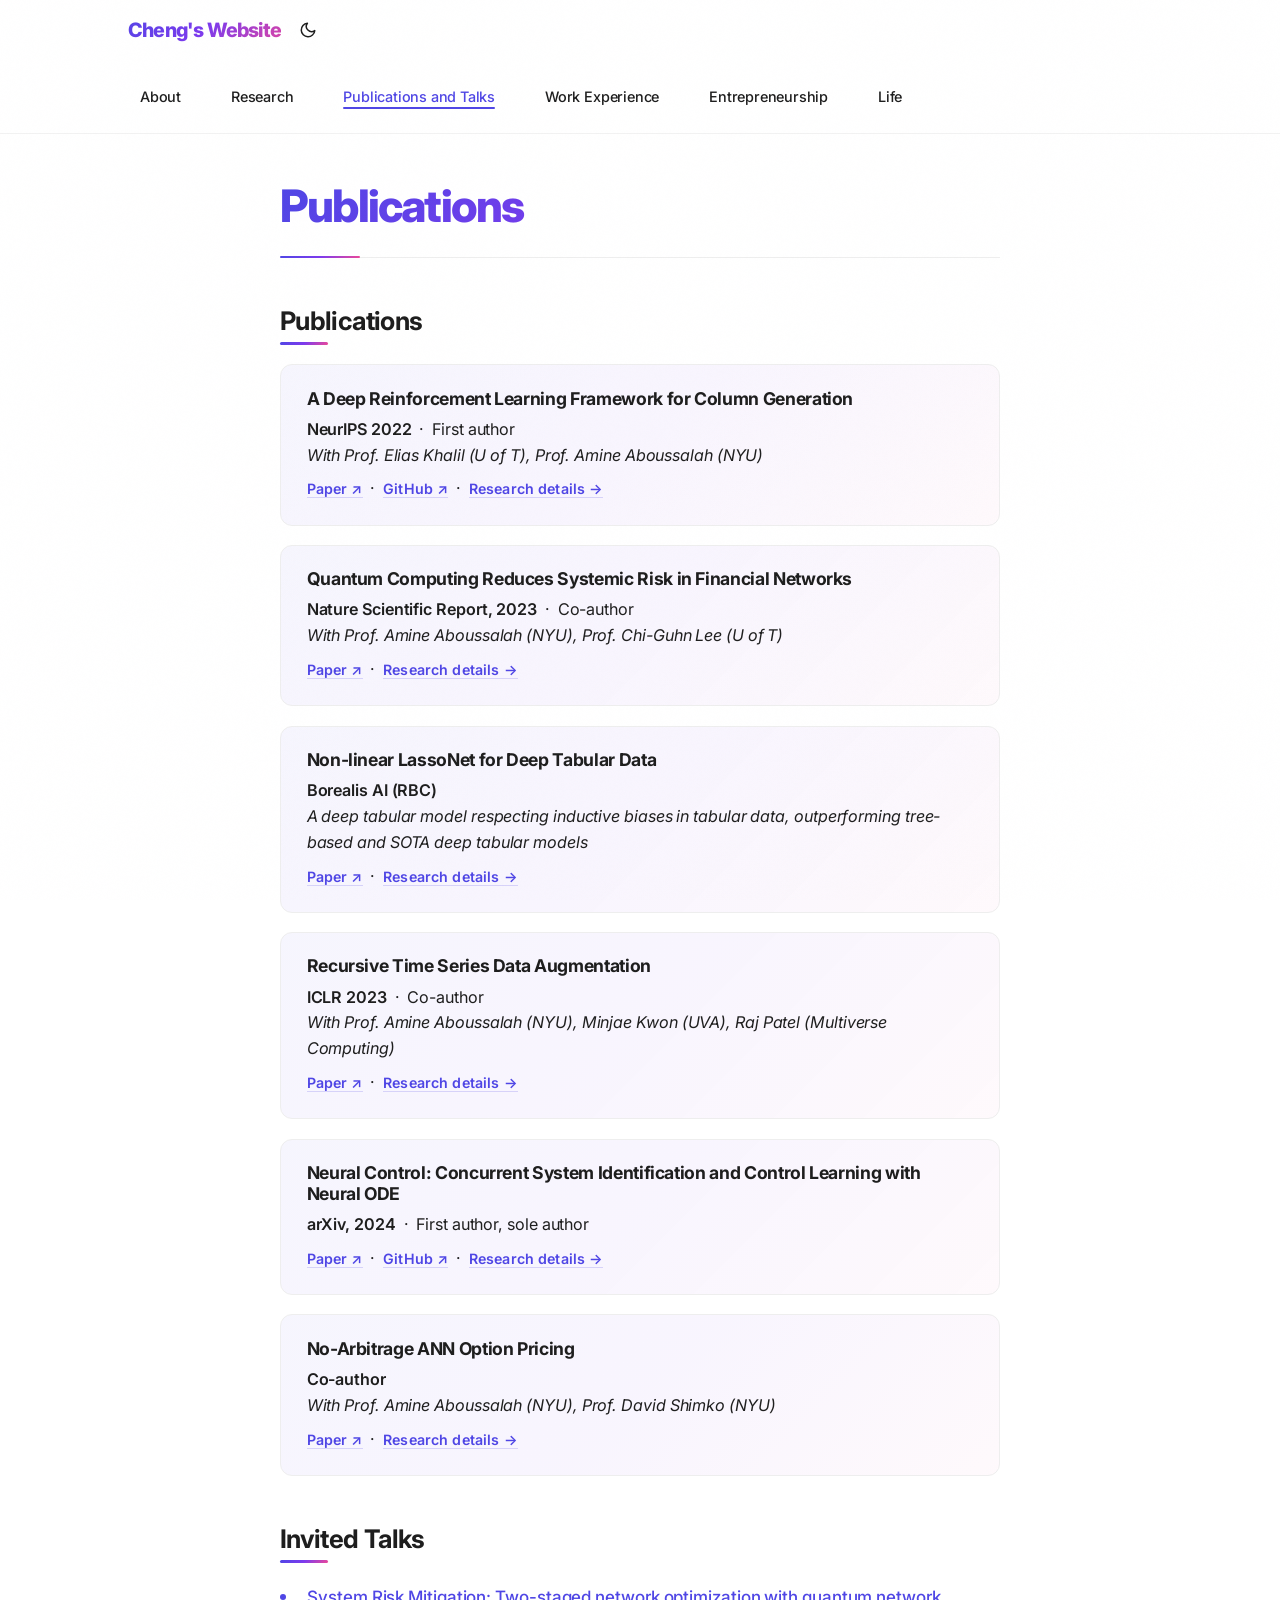
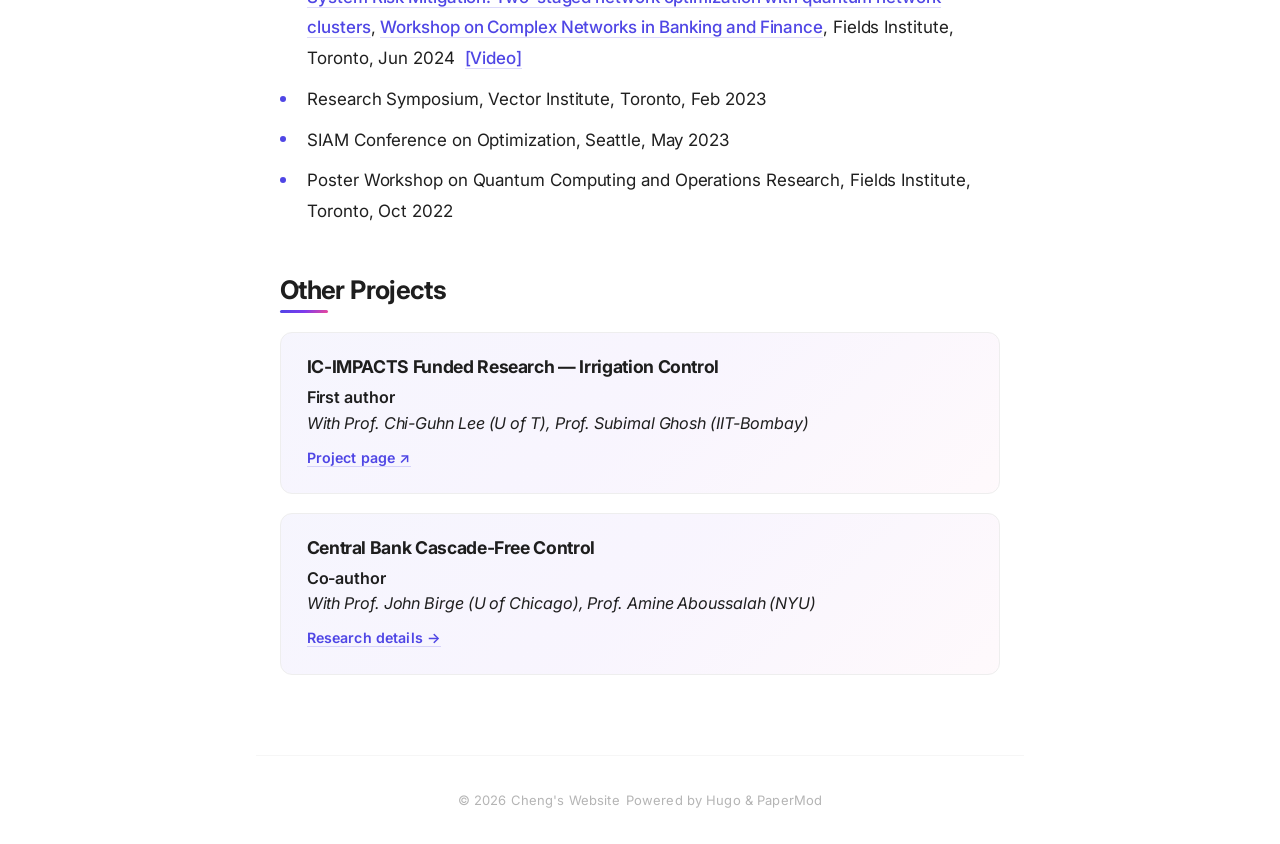
<file: publish/index.html>
<!DOCTYPE html>
<html lang="en" dir="auto">

<head><meta charset="utf-8">
<meta http-equiv="X-UA-Compatible" content="IE=edge">
<meta name="viewport" content="width=device-width, initial-scale=1, shrink-to-fit=no">
<meta name="robots" content="index, follow">
<title>Publications | Cheng&#39;s Website</title>
<meta name="keywords" content="">
<meta name="description" content="Publications A Deep Reinforcement learning framework for Column Generation
NeurIPS 2022 Collaborators: Professor Elias Khalil (U of T), Professor Amine Aboussalah (NYU) Contributions: Main idea, all coding, writing, first author To paper Detail Quantum computing reduces systemic risk in financial networks
Nature Scientific Report Collaborators: Professor Amine Aboussalah (NYU), Professor Chi-Guhn Lee (U of T) Contributions: Derivation of MILP optimization and Financial network modularity, most of the coding, writing, co-author To paper Detail Recursive Time Series Data Augmentation">
<meta name="author" content="">
<link rel="canonical" href="https://chichengmessi.github.io/publish/">
<link crossorigin="anonymous" href="/assets/css/stylesheet.6a98292fb8fa8cf0f3ba4042d4b75515c04267550f3ad49ff6271b5af9562443.css" integrity="sha256-apgpL7j6jPDzukBC1LdVFcBCZ1UPOtSf9icbWvlWJEM=" rel="preload stylesheet" as="style">
<link href="/assets/css/custom.css" rel="stylesheet">
<script defer crossorigin="anonymous" src="/assets/js/highlight.f413e19d0714851f6474e7ee9632408e58ac146fbdbe62747134bea2fa3415e0.js" integrity="sha256-9BPhnQcUhR9kdOfuljJAjlisFG&#43;9vmJ0cTS&#43;ovo0FeA="
    onload="hljs.initHighlightingOnLoad();"></script>
<link rel="icon" href="https://chichengmessi.github.io/favicon.ico">
<link rel="icon" type="image/png" sizes="16x16" href="https://chichengmessi.github.io/favicon-16x16.png">
<link rel="icon" type="image/png" sizes="32x32" href="https://chichengmessi.github.io/favicon-32x32.png">
<link rel="apple-touch-icon" href="https://chichengmessi.github.io/apple-touch-icon.png">
<link rel="mask-icon" href="https://chichengmessi.github.io/safari-pinned-tab.svg">
<meta name="theme-color" content="#2e2e33">
<meta name="msapplication-TileColor" content="#2e2e33">
<noscript>
    <style>
        #theme-toggle,
        .top-link {
            display: none;
        }

    </style>
    <style>
        @media (prefers-color-scheme: dark) {
            :root {
                --theme: rgb(29, 30, 32);
                --entry: rgb(46, 46, 51);
                --primary: rgb(218, 218, 219);
                --secondary: rgb(155, 156, 157);
                --tertiary: rgb(65, 66, 68);
                --content: rgb(196, 196, 197);
                --hljs-bg: rgb(46, 46, 51);
                --code-bg: rgb(55, 56, 62);
                --border: rgb(51, 51, 51);
            }

            .list {
                background: var(--theme);
            }

            .list:not(.dark)::-webkit-scrollbar-track {
                background: 0 0;
            }

            .list:not(.dark)::-webkit-scrollbar-thumb {
                border-color: var(--theme);
            }
        }

    </style>
</noscript><meta property="og:title" content="Publications" />
<meta property="og:description" content="Publications A Deep Reinforcement learning framework for Column Generation
NeurIPS 2022 Collaborators: Professor Elias Khalil (U of T), Professor Amine Aboussalah (NYU) Contributions: Main idea, all coding, writing, first author To paper Detail Quantum computing reduces systemic risk in financial networks
Nature Scientific Report Collaborators: Professor Amine Aboussalah (NYU), Professor Chi-Guhn Lee (U of T) Contributions: Derivation of MILP optimization and Financial network modularity, most of the coding, writing, co-author To paper Detail Recursive Time Series Data Augmentation" />
<meta property="og:type" content="article" />
<meta property="og:url" content="https://chichengmessi.github.io/publish/" /><meta property="article:section" content="" />



<meta name="twitter:card" content="summary"/>
<meta name="twitter:title" content="Publications"/>
<meta name="twitter:description" content="Publications A Deep Reinforcement learning framework for Column Generation
NeurIPS 2022 Collaborators: Professor Elias Khalil (U of T), Professor Amine Aboussalah (NYU) Contributions: Main idea, all coding, writing, first author To paper Detail Quantum computing reduces systemic risk in financial networks
Nature Scientific Report Collaborators: Professor Amine Aboussalah (NYU), Professor Chi-Guhn Lee (U of T) Contributions: Derivation of MILP optimization and Financial network modularity, most of the coding, writing, co-author To paper Detail Recursive Time Series Data Augmentation"/>


<script type="application/ld+json">
{
  "@context": "https://schema.org",
  "@type": "BreadcrumbList",
  "itemListElement": [
    {
      "@type": "ListItem",
      "position":  1 ,
      "name": "Publications",
      "item": "https://chichengmessi.github.io/publish/"
    }
  ]
}
</script>
<script type="application/ld+json">
{
  "@context": "https://schema.org",
  "@type": "BlogPosting",
  "headline": "Publications",
  "name": "Publications",
  "description": "Publications A Deep Reinforcement learning framework for Column Generation\nNeurIPS 2022 Collaborators: Professor Elias Khalil (U of T), Professor Amine Aboussalah (NYU) Contributions: Main idea, all coding, writing, first author To paper Detail Quantum computing reduces systemic risk in financial networks\nNature Scientific Report Collaborators: Professor Amine Aboussalah (NYU), Professor Chi-Guhn Lee (U of T) Contributions: Derivation of MILP optimization and Financial network modularity, most of the coding, writing, co-author To paper Detail Recursive Time Series Data Augmentation",
  "keywords": [
    
  ],
  "articleBody": "Publications A Deep Reinforcement learning framework for Column Generation\nNeurIPS 2022 Collaborators: Professor Elias Khalil (U of T), Professor Amine Aboussalah (NYU) Contributions: Main idea, all coding, writing, first author To paper Detail Quantum computing reduces systemic risk in financial networks\nNature Scientific Report Collaborators: Professor Amine Aboussalah (NYU), Professor Chi-Guhn Lee (U of T) Contributions: Derivation of MILP optimization and Financial network modularity, most of the coding, writing, co-author To paper Detail Recursive Time Series Data Augmentation\nICLR 2023 Collaborators: Professor Amine Aboussalah (NYU), Minjae Kwon (University of Virginia), Raj Patel (Multiverse Computing) Contributions: Most of the coding, co-author To paper Detail Invited Talks Research Symposium, Vector institute, Toronto, 2/22/2023 SIAM Conference on Optimization, Seattle, 05/31/2023 Poster workshop on Quantum Computing and Operations Research, Fields institute, Toronto, 10/22/2022 Other Projects Neural ODE for control\nCollaborators: None Contributions: Main idea, all coding, first author Detail IC-IMPACTS funded research projects\nCollaborators: Professor Chi-Guhn Lee (U of T), Professor Subimal Ghosh (IIT- Bombay) Contributions: Main idea, all coding, writing, first author To listed projects report page 12: Irrigation Scheduling Using Model-Based Reinforcement Learning for Stochastic Differential Equation Control No arbitrage ANN option pricing\nCollaborators: Professor Amine Aboussalah (NYU), Professor David Shimko (NYU) Contributions: Idea on no-arbitrage PINN training with high order terms, coding, co-author Detail Central bank cascade free control\nCollaborators: Professor John Birge (University of Chicago), Professor Amine Aboussalah (NYU) Contributions: Main idea on the control problem formulation and low level optimizations, most of the coding, co-author Detail ",
  "wordCount" : "247",
  "inLanguage": "en",
  "datePublished": "0001-01-01T00:00:00Z",
  "dateModified": "0001-01-01T00:00:00Z",
  "mainEntityOfPage": {
    "@type": "WebPage",
    "@id": "https://chichengmessi.github.io/publish/"
  },
  "publisher": {
    "@type": "Organization",
    "name": "Cheng's Website",
    "logo": {
      "@type": "ImageObject",
      "url": "https://chichengmessi.github.io/favicon.ico"
    }
  }
}
</script>
</head>

<body class="" id="top">
<script>
    if (localStorage.getItem("pref-theme") === "dark") {
        document.body.classList.add('dark');
    } else if (localStorage.getItem("pref-theme") === "light") {
        document.body.classList.remove('dark')
    } else if (window.matchMedia('(prefers-color-scheme: dark)').matches) {
        document.body.classList.add('dark');
    }

</script>

<header class="header">
    <nav class="nav">
        <div class="logo">
            <a href="https://chichengmessi.github.io/" accesskey="h" title="Cheng&#39;s Website (Alt + H)">Cheng&#39;s Website</a>
            <div class="logo-switches">
                <button id="theme-toggle" accesskey="t" title="(Alt + T)">
                    <svg id="moon" xmlns="http://www.w3.org/2000/svg" width="24" height="18" viewBox="0 0 24 24"
                        fill="none" stroke="currentColor" stroke-width="2" stroke-linecap="round"
                        stroke-linejoin="round">
                        <path d="M21 12.79A9 9 0 1 1 11.21 3 7 7 0 0 0 21 12.79z"></path>
                    </svg>
                    <svg id="sun" xmlns="http://www.w3.org/2000/svg" width="24" height="18" viewBox="0 0 24 24"
                        fill="none" stroke="currentColor" stroke-width="2" stroke-linecap="round"
                        stroke-linejoin="round">
                        <circle cx="12" cy="12" r="5"></circle>
                        <line x1="12" y1="1" x2="12" y2="3"></line>
                        <line x1="12" y1="21" x2="12" y2="23"></line>
                        <line x1="4.22" y1="4.22" x2="5.64" y2="5.64"></line>
                        <line x1="18.36" y1="18.36" x2="19.78" y2="19.78"></line>
                        <line x1="1" y1="12" x2="3" y2="12"></line>
                        <line x1="21" y1="12" x2="23" y2="12"></line>
                        <line x1="4.22" y1="19.78" x2="5.64" y2="18.36"></line>
                        <line x1="18.36" y1="5.64" x2="19.78" y2="4.22"></line>
                    </svg>
                </button>
            </div>
        </div>
        <ul id="menu">
            <li>
                <a href="https://chichengmessi.github.io/about/" title="About">
                    <span>About</span>
                </a>
            </li>
            <li>
                <a href="https://chichengmessi.github.io/research/" title="Research">
                    <span>Research</span>
                </a>
            </li>
            <li>
                <a href="https://chichengmessi.github.io/publish/" title="Publications and Talks">
                    <span class="active">Publications and Talks</span>
                </a>
            </li>
            <li>
                <a href="https://chichengmessi.github.io/work/" title="Work Experience">
                    <span>Work Experience</span>
                </a>
            </li>
            <li>
                <a href="https://chichengmessi.github.io/startup/" title="Entrepreneurship">
                    <span>Entrepreneurship</span>
                </a>
            </li>
            <li>
                <a href="https://chichengmessi.github.io/life/" title="Life">
                    <span>Life</span>
                </a>
            </li>
        </ul>
    </nav>
</header>
<main class="main">

<article class="post-single">
  <header class="post-header">
    
    <h1 class="post-title">
      Publications
    </h1>
    <div class="post-meta">

</div>
  </header> 
  <div class="post-content"><h2 id="publications">Publications<a hidden class="anchor" aria-hidden="true" href="#publications">#</a></h2>

<div class="pub-entry">
<h4>A Deep Reinforcement Learning Framework for Column Generation</h4>
<p><strong>NeurIPS 2022</strong> &nbsp;&middot;&nbsp; First author<br>
<em>With Prof. Elias Khalil (U of T), Prof. Amine Aboussalah (NYU)</em></p>
<p class="pub-links"><a href="https://proceedings.neurips.cc/paper_files/paper/2022/hash/3ecfe5c632afb7d96a2337b18ff99b1f-Abstract-Conference.html">Paper &nearr;</a> &nbsp;&middot;&nbsp; <a href="https://github.com/khalil-research/RLCG">GitHub &nearr;</a> &nbsp;&middot;&nbsp; <a href="/research#RLCG">Research details &rarr;</a></p>
</div>

<div class="pub-entry">
<h4>Quantum Computing Reduces Systemic Risk in Financial Networks</h4>
<p><strong>Nature Scientific Report, 2023</strong> &nbsp;&middot;&nbsp; Co-author<br>
<em>With Prof. Amine Aboussalah (NYU), Prof. Chi-Guhn Lee (U of T)</em></p>
<p class="pub-links"><a href="https://www.nature.com/articles/s41598-023-30710-z">Paper &nearr;</a> &nbsp;&middot;&nbsp; <a href="/research#QC">Research details &rarr;</a></p>
</div>

<div class="pub-entry">
<h4>Non-linear LassoNet for Deep Tabular Data</h4>
<p><strong>Borealis AI (RBC)</strong><br>
<em>A deep tabular model respecting inductive biases in tabular data, outperforming tree-based and SOTA deep tabular models</em></p>
<p class="pub-links"><a href="https://openreview.net/forum?id=RWtV2bOxpz">Paper &nearr;</a> &nbsp;&middot;&nbsp; <a href="/research#DeepTabular">Research details &rarr;</a></p>
</div>

<div class="pub-entry">
<h4>Recursive Time Series Data Augmentation</h4>
<p><strong>ICLR 2023</strong> &nbsp;&middot;&nbsp; Co-author<br>
<em>With Prof. Amine Aboussalah (NYU), Minjae Kwon (UVA), Raj Patel (Multiverse Computing)</em></p>
<p class="pub-links"><a href="https://openreview.net/forum?id=5lgD4vU-l24s">Paper &nearr;</a> &nbsp;&middot;&nbsp; <a href="/research#RIM">Research details &rarr;</a></p>
</div>

<div class="pub-entry">
<h4>Neural Control: Concurrent System Identification and Control Learning with Neural ODE</h4>
<p><strong>arXiv, 2024</strong> &nbsp;&middot;&nbsp; First author, sole author</p>
<p class="pub-links"><a href="https://arxiv.org/abs/2401.01836">Paper &nearr;</a> &nbsp;&middot;&nbsp; <a href="https://github.com/chichengmessi/neural_ode_control">GitHub &nearr;</a> &nbsp;&middot;&nbsp; <a href="/research#NODEC">Research details &rarr;</a></p>
</div>

<div class="pub-entry">
<h4>No-Arbitrage ANN Option Pricing</h4>
<p><strong>Co-author</strong><br>
<em>With Prof. Amine Aboussalah (NYU), Prof. David Shimko (NYU)</em></p>
<p class="pub-links"><a href="https://scholar.google.ca/citations?view_op=view_citation&hl=en&user=-BZtJogAAAAJ&authuser=1&citation_for_view=-BZtJogAAAAJ:Y0pCki6q_DkC">Paper &nearr;</a> &nbsp;&middot;&nbsp; <a href="/research#NoarbANN">Research details &rarr;</a></p>
</div>

<h2 id="invited-talks">Invited Talks<a hidden class="anchor" aria-hidden="true" href="#invited-talks">#</a></h2>
<ul>
<li><a href="http://www.fields.utoronto.ca/talks/System-Risk-Mitigation-Two-staged-network-optimization-quantum-network-clusters">System Risk Mitigation: Two-staged network optimization with quantum network clusters</a>, <a href="http://www.fields.utoronto.ca/activities/23-24/complex-networks">Workshop on Complex Networks in Banking and Finance</a>, Fields Institute, Toronto, Jun 2024 &nbsp;<a href="https://www.youtube.com/watch?v=T-Sc3Cfn1PA">[Video]</a></li>
<li>Research Symposium, Vector Institute, Toronto, Feb 2023</li>
<li>SIAM Conference on Optimization, Seattle, May 2023</li>
<li>Poster Workshop on Quantum Computing and Operations Research, Fields Institute, Toronto, Oct 2022</li>
</ul>

<h2 id="on-going-projects">Other Projects<a hidden class="anchor" aria-hidden="true" href="#on-going-projects">#</a></h2>

<div class="pub-entry">
<h4>IC-IMPACTS Funded Research &mdash; Irrigation Control</h4>
<p><strong>First author</strong><br>
<em>With Prof. Chi-Guhn Lee (U of T), Prof. Subimal Ghosh (IIT-Bombay)</em></p>
<p class="pub-links"><a href="https://ic-impacts.com/irrigation-scheduling-using-model-based-reinforcement-learning-for-stochastic-differential-equation-control/">Project page &nearr;</a></p>
</div>

<div class="pub-entry">
<h4>Central Bank Cascade-Free Control</h4>
<p><strong>Co-author</strong><br>
<em>With Prof. John Birge (U of Chicago), Prof. Amine Aboussalah (NYU)</em></p>
<p class="pub-links"><a href="/research#BankGame">Research details &rarr;</a></p>
</div>


  </div>

  <footer class="post-footer">
    <ul class="post-tags">
    </ul>
  </footer>
</article>
    </main>
    
<footer class="footer">
    <span>&copy; 2026 <a href="https://chichengmessi.github.io/">Cheng&#39;s Website</a></span>
    <span>
        Powered by
        <a href="https://gohugo.io/" rel="noopener noreferrer" target="_blank">Hugo</a> &
        <a href="https://github.com/adityatelange/hugo-PaperMod/" rel="noopener" target="_blank">PaperMod</a>
    </span>
</footer>
<a href="#top" aria-label="go to top" title="Go to Top (Alt + G)" class="top-link" id="top-link" accesskey="g">
    <svg xmlns="http://www.w3.org/2000/svg" viewBox="0 0 12 6" fill="currentColor">
        <path d="M12 6H0l6-6z" />
    </svg>
</a>

<script>
    let menu = document.getElementById('menu')
    if (menu) {
        menu.scrollLeft = localStorage.getItem("menu-scroll-position");
        menu.onscroll = function () {
            localStorage.setItem("menu-scroll-position", menu.scrollLeft);
        }
    }

    document.querySelectorAll('a[href^="#"]').forEach(anchor => {
        anchor.addEventListener("click", function (e) {
            e.preventDefault();
            var id = this.getAttribute("href").substr(1);
            if (!window.matchMedia('(prefers-reduced-motion: reduce)').matches) {
                document.querySelector(`[id='${decodeURIComponent(id)}']`).scrollIntoView({
                    behavior: "smooth"
                });
            } else {
                document.querySelector(`[id='${decodeURIComponent(id)}']`).scrollIntoView();
            }
            if (id === "top") {
                history.replaceState(null, null, " ");
            } else {
                history.pushState(null, null, `#${id}`);
            }
        });
    });

</script>
<script>
    var mybutton = document.getElementById("top-link");
    window.onscroll = function () {
        if (document.body.scrollTop > 800 || document.documentElement.scrollTop > 800) {
            mybutton.style.visibility = "visible";
            mybutton.style.opacity = "1";
        } else {
            mybutton.style.visibility = "hidden";
            mybutton.style.opacity = "0";
        }
    };

</script>
<script>
    document.getElementById("theme-toggle").addEventListener("click", () => {
        if (document.body.className.includes("dark")) {
            document.body.classList.remove('dark');
            localStorage.setItem("pref-theme", 'light');
        } else {
            document.body.classList.add('dark');
            localStorage.setItem("pref-theme", 'dark');
        }
    })

</script>
</body>

</html>
</file>
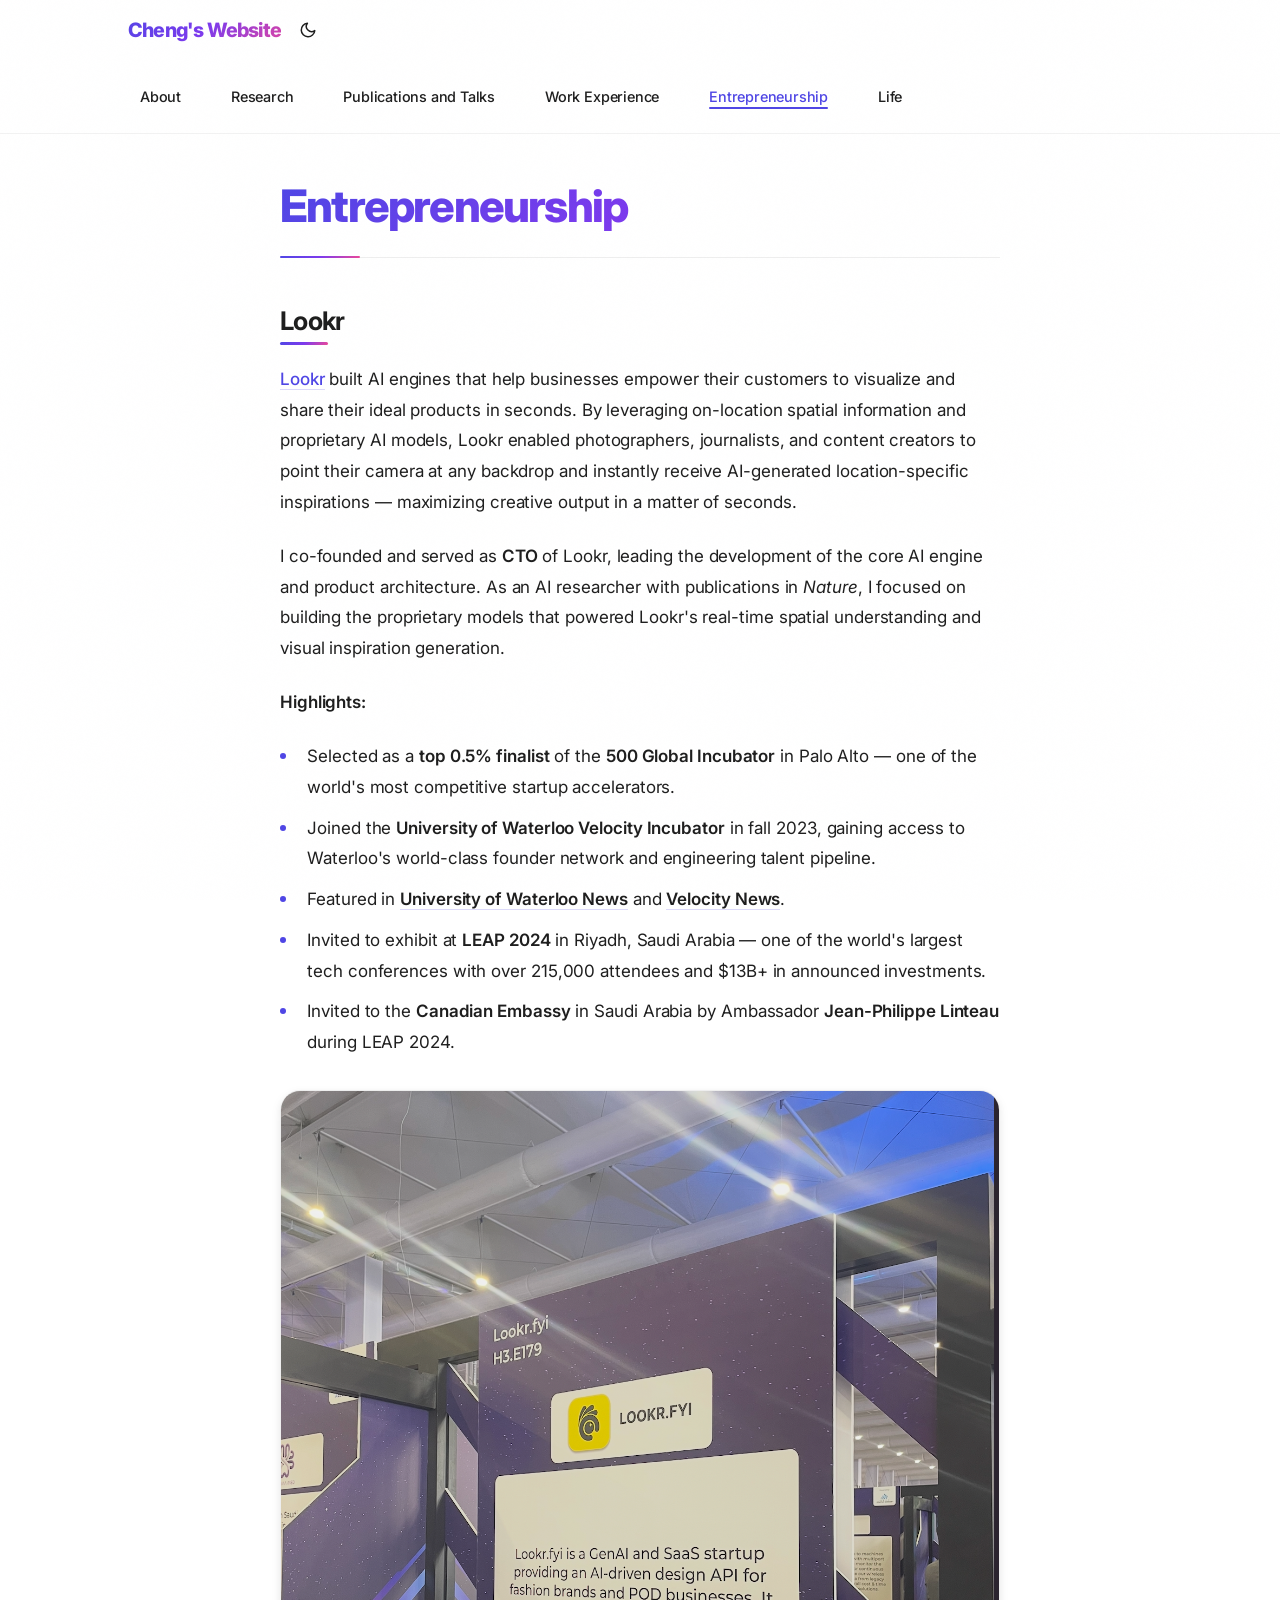
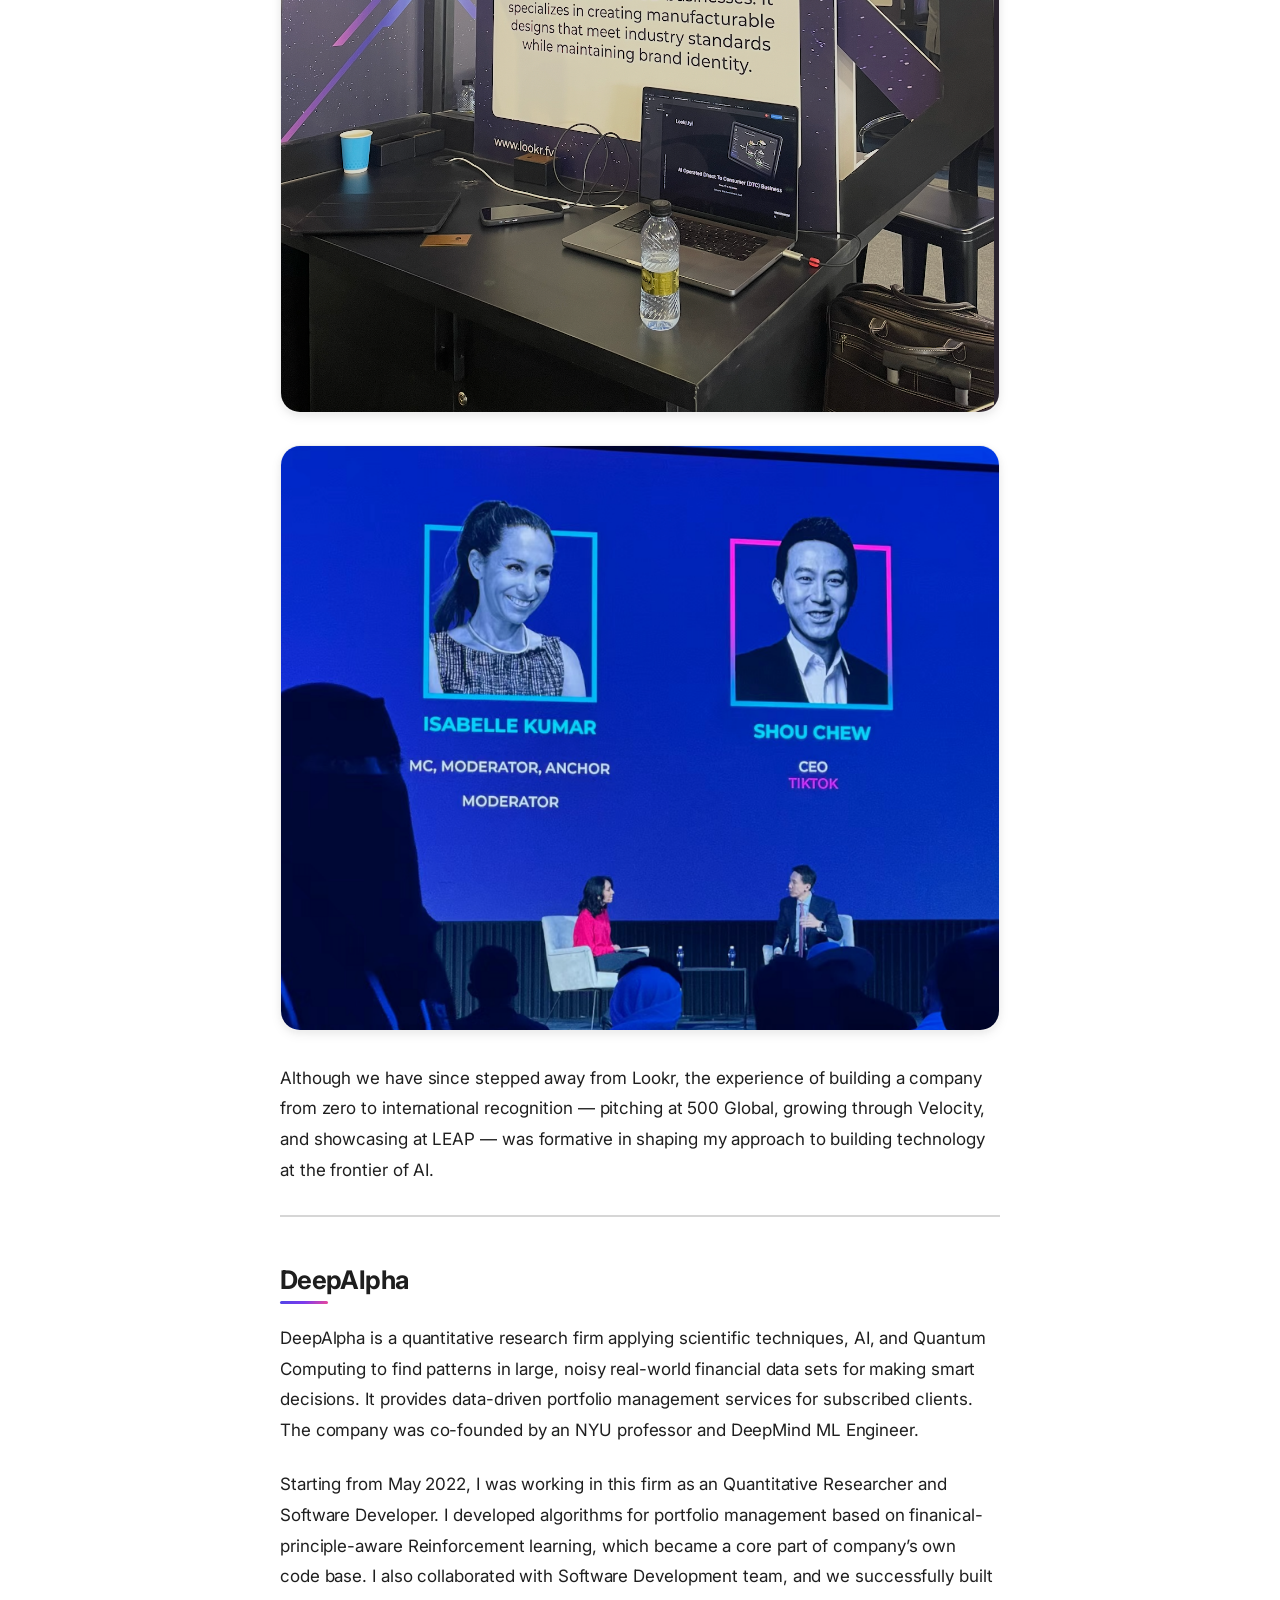
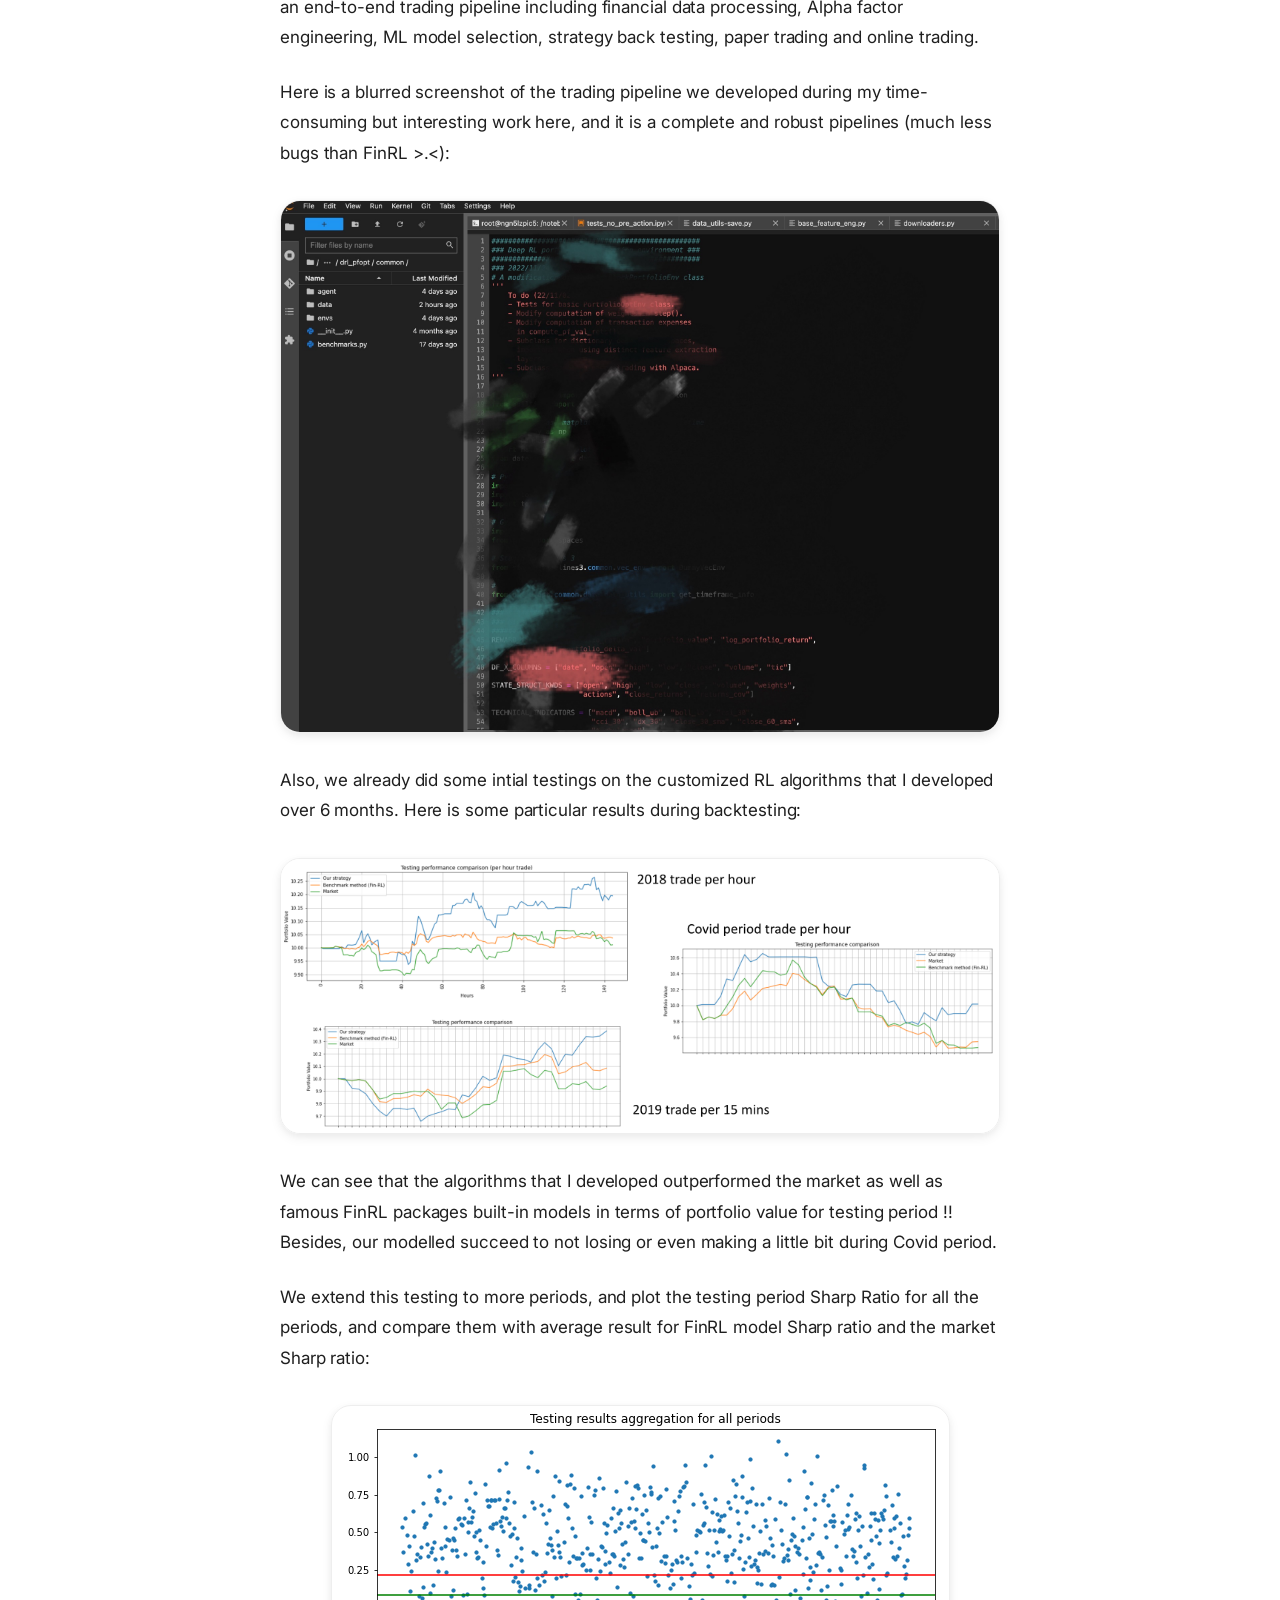
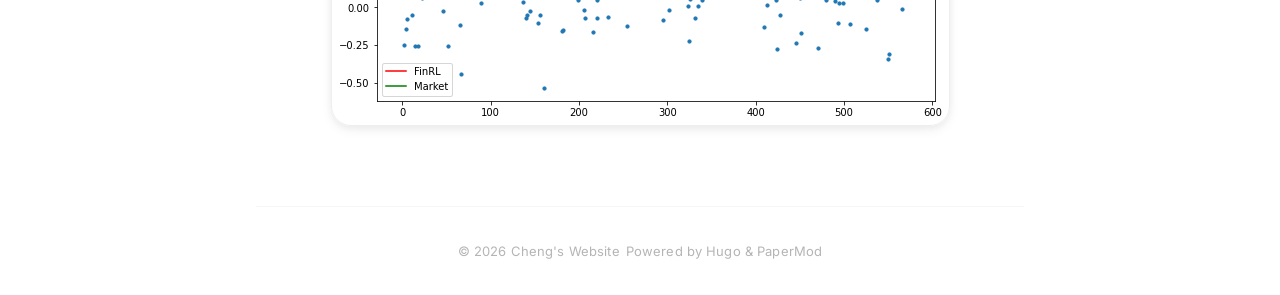
<file: startup/index.html>
<!DOCTYPE html>
<html lang="en" dir="auto">

<head><meta charset="utf-8">
<meta http-equiv="X-UA-Compatible" content="IE=edge">
<meta name="viewport" content="width=device-width, initial-scale=1, shrink-to-fit=no">
<meta name="robots" content="index, follow">
<title>Entrepreneurship | Cheng&#39;s Website</title>
<meta name="keywords" content="">
<meta name="description" content="DeepAlpha DeepAlpha is a quantitative research firm applying scientific techniques, AI, and Quantum Computing to find patterns in large, noisy real-world financial data sets for making smart decisions. It provides data-driven portfolio management services for subscribed clients. The company was co-founded by an NYU professor and DeepMind ML Engineer.
Starting from May 2022, I was working in this firm as an Quantitative Researcher and Software Developer. I developed algorithms for portfolio management based on finanical-principle-aware Reinforcement learning, which became a core part of company&rsquo;s own code base.">
<meta name="author" content="">
<link rel="canonical" href="https://chichengmessi.github.io/startup/">
<link crossorigin="anonymous" href="/assets/css/stylesheet.6a98292fb8fa8cf0f3ba4042d4b75515c04267550f3ad49ff6271b5af9562443.css" integrity="sha256-apgpL7j6jPDzukBC1LdVFcBCZ1UPOtSf9icbWvlWJEM=" rel="preload stylesheet" as="style">
<link href="/assets/css/custom.css" rel="stylesheet">
<script defer crossorigin="anonymous" src="/assets/js/highlight.f413e19d0714851f6474e7ee9632408e58ac146fbdbe62747134bea2fa3415e0.js" integrity="sha256-9BPhnQcUhR9kdOfuljJAjlisFG&#43;9vmJ0cTS&#43;ovo0FeA="
    onload="hljs.initHighlightingOnLoad();"></script>
<link rel="icon" href="https://chichengmessi.github.io/favicon.ico">
<link rel="icon" type="image/png" sizes="16x16" href="https://chichengmessi.github.io/favicon-16x16.png">
<link rel="icon" type="image/png" sizes="32x32" href="https://chichengmessi.github.io/favicon-32x32.png">
<link rel="apple-touch-icon" href="https://chichengmessi.github.io/apple-touch-icon.png">
<link rel="mask-icon" href="https://chichengmessi.github.io/safari-pinned-tab.svg">
<meta name="theme-color" content="#2e2e33">
<meta name="msapplication-TileColor" content="#2e2e33">
<noscript>
    <style>
        #theme-toggle,
        .top-link {
            display: none;
        }

    </style>
    <style>
        @media (prefers-color-scheme: dark) {
            :root {
                --theme: rgb(29, 30, 32);
                --entry: rgb(46, 46, 51);
                --primary: rgb(218, 218, 219);
                --secondary: rgb(155, 156, 157);
                --tertiary: rgb(65, 66, 68);
                --content: rgb(196, 196, 197);
                --hljs-bg: rgb(46, 46, 51);
                --code-bg: rgb(55, 56, 62);
                --border: rgb(51, 51, 51);
            }

            .list {
                background: var(--theme);
            }

            .list:not(.dark)::-webkit-scrollbar-track {
                background: 0 0;
            }

            .list:not(.dark)::-webkit-scrollbar-thumb {
                border-color: var(--theme);
            }
        }

    </style>
</noscript><meta property="og:title" content="Entrepreneurship" />
<meta property="og:description" content="DeepAlpha DeepAlpha is a quantitative research firm applying scientific techniques, AI, and Quantum Computing to find patterns in large, noisy real-world financial data sets for making smart decisions. It provides data-driven portfolio management services for subscribed clients. The company was co-founded by an NYU professor and DeepMind ML Engineer.
Starting from May 2022, I was working in this firm as an Quantitative Researcher and Software Developer. I developed algorithms for portfolio management based on finanical-principle-aware Reinforcement learning, which became a core part of company&rsquo;s own code base." />
<meta property="og:type" content="article" />
<meta property="og:url" content="https://chichengmessi.github.io/startup/" />
<meta property="og:image" content="https://chichengmessi.github.io/da_logo.png" /><meta property="article:section" content="" />



<meta name="twitter:card" content="summary_large_image" />
<meta name="twitter:image" content="https://chichengmessi.github.io/da_logo.png" />
<meta name="twitter:title" content="Entrepreneurship"/>
<meta name="twitter:description" content="DeepAlpha DeepAlpha is a quantitative research firm applying scientific techniques, AI, and Quantum Computing to find patterns in large, noisy real-world financial data sets for making smart decisions. It provides data-driven portfolio management services for subscribed clients. The company was co-founded by an NYU professor and DeepMind ML Engineer.
Starting from May 2022, I was working in this firm as an Quantitative Researcher and Software Developer. I developed algorithms for portfolio management based on finanical-principle-aware Reinforcement learning, which became a core part of company&rsquo;s own code base."/>


<script type="application/ld+json">
{
  "@context": "https://schema.org",
  "@type": "BreadcrumbList",
  "itemListElement": [
    {
      "@type": "ListItem",
      "position":  1 ,
      "name": "",
      "item": "https://chichengmessi.github.io/startup/"
    }
  ]
}
</script>
<script type="application/ld+json">
{
  "@context": "https://schema.org",
  "@type": "BlogPosting",
  "headline": "",
  "name": "",
  "description": "DeepAlpha DeepAlpha is a quantitative research firm applying scientific techniques, AI, and Quantum Computing to find patterns in large, noisy real-world financial data sets for making smart decisions. It provides data-driven portfolio management services for subscribed clients. The company was co-founded by an NYU professor and DeepMind ML Engineer.\nStarting from May 2022, I was working in this firm as an Quantitative Researcher and Software Developer. I developed algorithms for portfolio management based on finanical-principle-aware Reinforcement learning, which became a core part of company\u0026rsquo;s own code base.",
  "keywords": [
    
  ],
  "articleBody": "DeepAlpha DeepAlpha is a quantitative research firm applying scientific techniques, AI, and Quantum Computing to find patterns in large, noisy real-world financial data sets for making smart decisions. It provides data-driven portfolio management services for subscribed clients. The company was co-founded by an NYU professor and DeepMind ML Engineer.\nStarting from May 2022, I was working in this firm as an Quantitative Researcher and Software Developer. I developed algorithms for portfolio management based on finanical-principle-aware Reinforcement learning, which became a core part of company’s own code base. I also collaborated with Software Development team, and we successfully built an end-to-end trading pipeline including financial data processing, Alpha factor engineering, ML model selection, strategy back testing, paper trading and online trading.\nHere is a blurred screenshot of the trading pipeline we developed during my time-consuming but interesting work here, and it is a complete and robust pipelines (much less bugs than FinRL \u003e.\u003c):\nAlso, we already did some intial testings on the customized RL algorithms that I developed over 6 months. Here is some particular results during backtesting: We can see that the algorithms that I developed outperformed the market as well as famous FinRL packages built-in models in terms of portfolio value for testing period !! Besides, our modelled succeed to not losing or even making a little bit during Covid period.\nWe extend this testing to more periods, and plot the testing period Sharp Ratio for all the periods, and compare them with average result for FinRL model Sharp ratio and the market Sharp ratio: We will keep pushing at DeepAlpha.\nWe create our own luck.\n",
  "wordCount" : "267",
  "inLanguage": "en",
  "image":"https://chichengmessi.github.io/da_logo.png","datePublished": "0001-01-01T00:00:00Z",
  "dateModified": "0001-01-01T00:00:00Z",
  "mainEntityOfPage": {
    "@type": "WebPage",
    "@id": "https://chichengmessi.github.io/startup/"
  },
  "publisher": {
    "@type": "Organization",
    "name": "Cheng's Website",
    "logo": {
      "@type": "ImageObject",
      "url": "https://chichengmessi.github.io/favicon.ico"
    }
  }
}
</script>
</head>

<body class="" id="top">
<script>
    if (localStorage.getItem("pref-theme") === "dark") {
        document.body.classList.add('dark');
    } else if (localStorage.getItem("pref-theme") === "light") {
        document.body.classList.remove('dark')
    } else if (window.matchMedia('(prefers-color-scheme: dark)').matches) {
        document.body.classList.add('dark');
    }

</script>

<header class="header">
    <nav class="nav">
        <div class="logo">
            <a href="https://chichengmessi.github.io/" accesskey="h" title="Cheng&#39;s Website (Alt + H)">Cheng&#39;s Website</a>
            <div class="logo-switches">
                <button id="theme-toggle" accesskey="t" title="(Alt + T)">
                    <svg id="moon" xmlns="http://www.w3.org/2000/svg" width="24" height="18" viewBox="0 0 24 24"
                        fill="none" stroke="currentColor" stroke-width="2" stroke-linecap="round"
                        stroke-linejoin="round">
                        <path d="M21 12.79A9 9 0 1 1 11.21 3 7 7 0 0 0 21 12.79z"></path>
                    </svg>
                    <svg id="sun" xmlns="http://www.w3.org/2000/svg" width="24" height="18" viewBox="0 0 24 24"
                        fill="none" stroke="currentColor" stroke-width="2" stroke-linecap="round"
                        stroke-linejoin="round">
                        <circle cx="12" cy="12" r="5"></circle>
                        <line x1="12" y1="1" x2="12" y2="3"></line>
                        <line x1="12" y1="21" x2="12" y2="23"></line>
                        <line x1="4.22" y1="4.22" x2="5.64" y2="5.64"></line>
                        <line x1="18.36" y1="18.36" x2="19.78" y2="19.78"></line>
                        <line x1="1" y1="12" x2="3" y2="12"></line>
                        <line x1="21" y1="12" x2="23" y2="12"></line>
                        <line x1="4.22" y1="19.78" x2="5.64" y2="18.36"></line>
                        <line x1="18.36" y1="5.64" x2="19.78" y2="4.22"></line>
                    </svg>
                </button>
            </div>
        </div>
        <ul id="menu">
            <li>
                <a href="https://chichengmessi.github.io/about/" title="About">
                    <span>About</span>
                </a>
            </li>
            <li>
                <a href="https://chichengmessi.github.io/research/" title="Research">
                    <span>Research</span>
                </a>
            </li>
            <li>
                <a href="https://chichengmessi.github.io/publish/" title="Publications and Talks">
                    <span>Publications and Talks</span>
                </a>
            </li>
            <li>
                <a href="https://chichengmessi.github.io/work/" title="Work Experience">
                    <span>Work Experience</span>
                </a>
            </li>
            <li>
                <a href="https://chichengmessi.github.io/startup/" title="Entrepreneurship">
                    <span class="active">Entrepreneurship</span>
                </a>
            </li>
            <li>
                <a href="https://chichengmessi.github.io/life/" title="Life">
                    <span>Life</span>
                </a>
            </li>
        </ul>
    </nav>
</header>
<main class="main">

<article class="post-single">
  <header class="post-header">
    
    <h1 class="post-title">
      Entrepreneurship
    </h1>
    <div class="post-meta">

</div>
  </header> 
  <div class="post-content"><h2 id="lookr">Lookr<a hidden class="anchor" aria-hidden="true" href="#lookr">#</a></h2>
<p><a href="https://www.velocityincubator.com/company/lookr" target="_blank">Lookr</a> built AI engines that help businesses empower their customers to visualize and share their ideal products in seconds. By leveraging on-location spatial information and proprietary AI models, Lookr enabled photographers, journalists, and content creators to point their camera at any backdrop and instantly receive AI-generated location-specific inspirations — maximizing creative output in a matter of seconds.</p>
<p>I co-founded and served as <strong>CTO</strong> of Lookr, leading the development of the core AI engine and product architecture. As an AI researcher with publications in <em>Nature</em>, I focused on building the proprietary models that powered Lookr's real-time spatial understanding and visual inspiration generation.</p>
<p><strong>Highlights:</strong></p>
<ul>
<li>Selected as a <strong>top 0.5% finalist</strong> of the <strong>500 Global Incubator</strong> in Palo Alto — one of the world's most competitive startup accelerators.</li>
<li>Joined the <strong>University of Waterloo Velocity Incubator</strong> in fall 2023, gaining access to Waterloo's world-class founder network and engineering talent pipeline.</li>
<li>Featured in <a href="https://uwaterloo.ca/news/media/point-and-shoot-ai-generates-location-specific-photo" target="_blank"><strong>University of Waterloo News</strong></a> and <a href="https://www.velocityincubator.com/news/point-and-shoot-ai-generates-location-specific-photo-inspirations" target="_blank"><strong>Velocity News</strong></a>.</li>
<li>Invited to exhibit at <strong>LEAP 2024</strong> in Riyadh, Saudi Arabia — one of the world's largest tech conferences with over 215,000 attendees and $13B+ in announced investments.</li>
<li>Invited to the <strong>Canadian Embassy</strong> in Saudi Arabia by Ambassador <strong>Jean-Philippe Linteau</strong> during LEAP 2024.</li>
</ul>
<p><img loading="lazy" src="/leap/our_booth.png" alt="Lookr booth at LEAP 2024 in Riyadh, Saudi Arabia" />
</p>
<p><img loading="lazy" src="/leap/talk.png" alt="Presenting Lookr at LEAP 2024" />
</p>
<p>Although we have since stepped away from Lookr, the experience of building a company from zero to international recognition — pitching at 500 Global, growing through Velocity, and showcasing at LEAP — was formative in shaping my approach to building technology at the frontier of AI.</p>
<hr>
<h2 id="deepalpha">DeepAlpha<a hidden class="anchor" aria-hidden="true" href="#deepalpha">#</a></h2>
<p>DeepAlpha is a quantitative research firm applying scientific techniques, AI, and Quantum Computing to find patterns in large, noisy real-world financial data sets for making smart decisions. It provides data-driven portfolio management services for subscribed clients. The company was co-founded by an NYU professor and DeepMind ML Engineer.</p>
<p>Starting from May 2022, I was working in this firm as an Quantitative Researcher and Software Developer. I developed algorithms for portfolio management based on finanical-principle-aware Reinforcement learning, which became a core part of company&rsquo;s own code base.
I also collaborated with Software Development team, and we successfully built an end-to-end trading pipeline including financial
data processing, Alpha factor engineering, ML model selection, strategy back testing, paper trading and online trading.</p>
<p>Here is a blurred screenshot of the trading pipeline we developed during my time-consuming but interesting work here, and it is a complete and robust pipelines (much less bugs than FinRL &gt;.&lt;):<br>
<img loading="lazy" src="/work/DeepAlpha_code.png" alt=""  />
</p>
<p>Also, we already did some intial testings on the customized RL algorithms that I developed over 6 months. Here is some particular results during backtesting:
<img loading="lazy" src="/work/DeepAlpha.png" alt=""  />

We can see that the algorithms that I developed outperformed the market as well as famous FinRL packages built-in models in terms of portfolio value for testing period !! Besides, our modelled succeed to not losing or even making a little bit during Covid period.</p>
<p>We extend this testing to more periods, and plot the testing period Sharp Ratio for all the periods, and compare them with average result for FinRL model Sharp ratio and the market Sharp ratio:
<img loading="lazy" src="/work/da_more.png" alt=""  />
</p>

  </div>

  <footer class="post-footer">
    <ul class="post-tags">
    </ul>
  </footer>
</article>
    </main>
    
<footer class="footer">
    <span>&copy; 2026 <a href="https://chichengmessi.github.io/">Cheng&#39;s Website</a></span>
    <span>
        Powered by
        <a href="https://gohugo.io/" rel="noopener noreferrer" target="_blank">Hugo</a> &
        <a href="https://github.com/adityatelange/hugo-PaperMod/" rel="noopener" target="_blank">PaperMod</a>
    </span>
</footer>
<a href="#top" aria-label="go to top" title="Go to Top (Alt + G)" class="top-link" id="top-link" accesskey="g">
    <svg xmlns="http://www.w3.org/2000/svg" viewBox="0 0 12 6" fill="currentColor">
        <path d="M12 6H0l6-6z" />
    </svg>
</a>

<script>
    let menu = document.getElementById('menu')
    if (menu) {
        menu.scrollLeft = localStorage.getItem("menu-scroll-position");
        menu.onscroll = function () {
            localStorage.setItem("menu-scroll-position", menu.scrollLeft);
        }
    }

    document.querySelectorAll('a[href^="#"]').forEach(anchor => {
        anchor.addEventListener("click", function (e) {
            e.preventDefault();
            var id = this.getAttribute("href").substr(1);
            if (!window.matchMedia('(prefers-reduced-motion: reduce)').matches) {
                document.querySelector(`[id='${decodeURIComponent(id)}']`).scrollIntoView({
                    behavior: "smooth"
                });
            } else {
                document.querySelector(`[id='${decodeURIComponent(id)}']`).scrollIntoView();
            }
            if (id === "top") {
                history.replaceState(null, null, " ");
            } else {
                history.pushState(null, null, `#${id}`);
            }
        });
    });

</script>
<script>
    var mybutton = document.getElementById("top-link");
    window.onscroll = function () {
        if (document.body.scrollTop > 800 || document.documentElement.scrollTop > 800) {
            mybutton.style.visibility = "visible";
            mybutton.style.opacity = "1";
        } else {
            mybutton.style.visibility = "hidden";
            mybutton.style.opacity = "0";
        }
    };

</script>
<script>
    document.getElementById("theme-toggle").addEventListener("click", () => {
        if (document.body.className.includes("dark")) {
            document.body.classList.remove('dark');
            localStorage.setItem("pref-theme", 'light');
        } else {
            document.body.classList.add('dark');
            localStorage.setItem("pref-theme", 'dark');
        }
    })

</script>
</body>

</html>
</file>
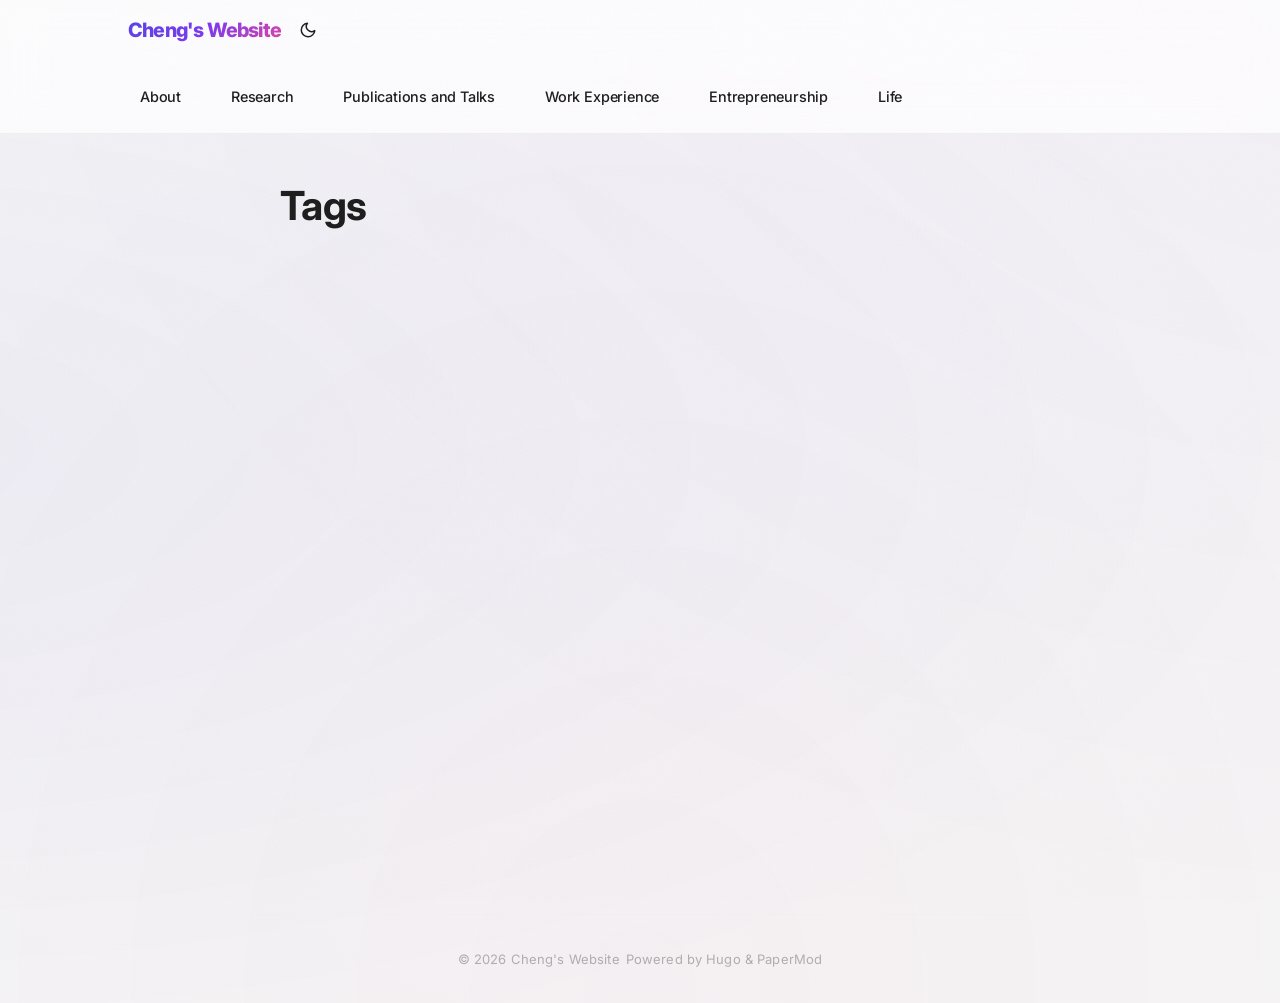
<file: tags/index.html>
<!DOCTYPE html>
<html lang="en" dir="auto">

<head><meta charset="utf-8">
<meta http-equiv="X-UA-Compatible" content="IE=edge">
<meta name="viewport" content="width=device-width, initial-scale=1, shrink-to-fit=no">
<meta name="robots" content="index, follow">
<title>Tags | Cheng&#39;s Website</title>
<meta name="keywords" content="">
<meta name="description" content="">
<meta name="author" content="">
<link rel="canonical" href="https://chichengmessi.github.io/tags/">
<link crossorigin="anonymous" href="/assets/css/stylesheet.6a98292fb8fa8cf0f3ba4042d4b75515c04267550f3ad49ff6271b5af9562443.css" integrity="sha256-apgpL7j6jPDzukBC1LdVFcBCZ1UPOtSf9icbWvlWJEM=" rel="preload stylesheet" as="style">
<link href="/assets/css/custom.css" rel="stylesheet">
<link rel="icon" href="https://chichengmessi.github.io/favicon.ico">
<link rel="icon" type="image/png" sizes="16x16" href="https://chichengmessi.github.io/favicon-16x16.png">
<link rel="icon" type="image/png" sizes="32x32" href="https://chichengmessi.github.io/favicon-32x32.png">
<link rel="apple-touch-icon" href="https://chichengmessi.github.io/apple-touch-icon.png">
<link rel="mask-icon" href="https://chichengmessi.github.io/safari-pinned-tab.svg">
<meta name="theme-color" content="#2e2e33">
<meta name="msapplication-TileColor" content="#2e2e33">
<link rel="alternate" type="application/rss+xml" href="https://chichengmessi.github.io/tags/index.xml">
<noscript>
    <style>
        #theme-toggle,
        .top-link {
            display: none;
        }

    </style>
    <style>
        @media (prefers-color-scheme: dark) {
            :root {
                --theme: rgb(29, 30, 32);
                --entry: rgb(46, 46, 51);
                --primary: rgb(218, 218, 219);
                --secondary: rgb(155, 156, 157);
                --tertiary: rgb(65, 66, 68);
                --content: rgb(196, 196, 197);
                --hljs-bg: rgb(46, 46, 51);
                --code-bg: rgb(55, 56, 62);
                --border: rgb(51, 51, 51);
            }

            .list {
                background: var(--theme);
            }

            .list:not(.dark)::-webkit-scrollbar-track {
                background: 0 0;
            }

            .list:not(.dark)::-webkit-scrollbar-thumb {
                border-color: var(--theme);
            }
        }

    </style>
</noscript><meta property="og:title" content="Tags" />
<meta property="og:description" content="" />
<meta property="og:type" content="website" />
<meta property="og:url" content="https://chichengmessi.github.io/tags/" />

<meta name="twitter:card" content="summary"/>
<meta name="twitter:title" content="Tags"/>
<meta name="twitter:description" content=""/>

</head>

<body class="list" id="top">
<script>
    if (localStorage.getItem("pref-theme") === "dark") {
        document.body.classList.add('dark');
    } else if (localStorage.getItem("pref-theme") === "light") {
        document.body.classList.remove('dark')
    } else if (window.matchMedia('(prefers-color-scheme: dark)').matches) {
        document.body.classList.add('dark');
    }

</script>

<header class="header">
    <nav class="nav">
        <div class="logo">
            <a href="https://chichengmessi.github.io/" accesskey="h" title="Cheng&#39;s Website (Alt + H)">Cheng&#39;s Website</a>
            <div class="logo-switches">
                <button id="theme-toggle" accesskey="t" title="(Alt + T)">
                    <svg id="moon" xmlns="http://www.w3.org/2000/svg" width="24" height="18" viewBox="0 0 24 24"
                        fill="none" stroke="currentColor" stroke-width="2" stroke-linecap="round"
                        stroke-linejoin="round">
                        <path d="M21 12.79A9 9 0 1 1 11.21 3 7 7 0 0 0 21 12.79z"></path>
                    </svg>
                    <svg id="sun" xmlns="http://www.w3.org/2000/svg" width="24" height="18" viewBox="0 0 24 24"
                        fill="none" stroke="currentColor" stroke-width="2" stroke-linecap="round"
                        stroke-linejoin="round">
                        <circle cx="12" cy="12" r="5"></circle>
                        <line x1="12" y1="1" x2="12" y2="3"></line>
                        <line x1="12" y1="21" x2="12" y2="23"></line>
                        <line x1="4.22" y1="4.22" x2="5.64" y2="5.64"></line>
                        <line x1="18.36" y1="18.36" x2="19.78" y2="19.78"></line>
                        <line x1="1" y1="12" x2="3" y2="12"></line>
                        <line x1="21" y1="12" x2="23" y2="12"></line>
                        <line x1="4.22" y1="19.78" x2="5.64" y2="18.36"></line>
                        <line x1="18.36" y1="5.64" x2="19.78" y2="4.22"></line>
                    </svg>
                </button>
            </div>
        </div>
        <ul id="menu">
            <li>
                <a href="https://chichengmessi.github.io/about/" title="About">
                    <span>About</span>
                </a>
            </li>
            <li>
                <a href="https://chichengmessi.github.io/research/" title="Research">
                    <span>Research</span>
                </a>
            </li>
            <li>
                <a href="https://chichengmessi.github.io/publish/" title="Publications and Talks">
                    <span>Publications and Talks</span>
                </a>
            </li>
            <li>
                <a href="https://chichengmessi.github.io/work/" title="Work Experience">
                    <span>Work Experience</span>
                </a>
            </li>
            <li>
                <a href="https://chichengmessi.github.io/startup/" title="Entrepreneurship">
                    <span>Entrepreneurship</span>
                </a>
            </li>
            <li>
                <a href="https://chichengmessi.github.io/life/" title="Life">
                    <span>Life</span>
                </a>
            </li>
        </ul>
    </nav>
</header>
<main class="main">
<header class="page-header">
    <h1>Tags</h1>
</header>

<ul class="terms-tags">
</ul>
    </main>
    
<footer class="footer">
    <span>&copy; 2026 <a href="https://chichengmessi.github.io/">Cheng&#39;s Website</a></span>
    <span>
        Powered by
        <a href="https://gohugo.io/" rel="noopener noreferrer" target="_blank">Hugo</a> &
        <a href="https://github.com/adityatelange/hugo-PaperMod/" rel="noopener" target="_blank">PaperMod</a>
    </span>
</footer>
<a href="#top" aria-label="go to top" title="Go to Top (Alt + G)" class="top-link" id="top-link" accesskey="g">
    <svg xmlns="http://www.w3.org/2000/svg" viewBox="0 0 12 6" fill="currentColor">
        <path d="M12 6H0l6-6z" />
    </svg>
</a>

<script>
    let menu = document.getElementById('menu')
    if (menu) {
        menu.scrollLeft = localStorage.getItem("menu-scroll-position");
        menu.onscroll = function () {
            localStorage.setItem("menu-scroll-position", menu.scrollLeft);
        }
    }

    document.querySelectorAll('a[href^="#"]').forEach(anchor => {
        anchor.addEventListener("click", function (e) {
            e.preventDefault();
            var id = this.getAttribute("href").substr(1);
            if (!window.matchMedia('(prefers-reduced-motion: reduce)').matches) {
                document.querySelector(`[id='${decodeURIComponent(id)}']`).scrollIntoView({
                    behavior: "smooth"
                });
            } else {
                document.querySelector(`[id='${decodeURIComponent(id)}']`).scrollIntoView();
            }
            if (id === "top") {
                history.replaceState(null, null, " ");
            } else {
                history.pushState(null, null, `#${id}`);
            }
        });
    });

</script>
<script>
    var mybutton = document.getElementById("top-link");
    window.onscroll = function () {
        if (document.body.scrollTop > 800 || document.documentElement.scrollTop > 800) {
            mybutton.style.visibility = "visible";
            mybutton.style.opacity = "1";
        } else {
            mybutton.style.visibility = "hidden";
            mybutton.style.opacity = "0";
        }
    };

</script>
<script>
    document.getElementById("theme-toggle").addEventListener("click", () => {
        if (document.body.className.includes("dark")) {
            document.body.classList.remove('dark');
            localStorage.setItem("pref-theme", 'light');
        } else {
            document.body.classList.add('dark');
            localStorage.setItem("pref-theme", 'dark');
        }
    })

</script>
</body>

</html>
</file>
<file: assets/css/stylesheet.6a98292fb8fa8cf0f3ba4042d4b75515c04267550f3ad49ff6271b5af9562443.css>
/*
  PaperMod v7
  License: MIT https://github.com/adityatelange/hugo-PaperMod/blob/master/LICENSE
  Copyright (c) 2020 nanxiaobei and adityatelange
  Copyright (c) 2021-2023 adityatelange
*/
:root{--gap:24px;--content-gap:20px;--nav-width:1024px;--main-width:720px;--header-height:60px;--footer-height:60px;--radius:8px;--theme:rgb(255, 255, 255);--entry:rgb(255, 255, 255);--primary:rgb(30, 30, 30);--secondary:rgb(108, 108, 108);--tertiary:rgb(214, 214, 214);--content:rgb(31, 31, 31);--hljs-bg:rgb(28, 29, 33);--code-bg:rgb(245, 245, 245);--border:rgb(238, 238, 238)}.dark{--theme:rgb(29, 30, 32);--entry:rgb(46, 46, 51);--primary:rgb(218, 218, 219);--secondary:rgb(155, 156, 157);--tertiary:rgb(65, 66, 68);--content:rgb(196, 196, 197);--hljs-bg:rgb(46, 46, 51);--code-bg:rgb(55, 56, 62);--border:rgb(51, 51, 51)}.list{background:var(--code-bg)}.dark.list{background:var(--theme)}*,::after,::before{box-sizing:border-box}html{-webkit-tap-highlight-color:transparent;overflow-y:scroll}a,button,body,h1,h2,h3,h4,h5,h6{color:var(--primary)}body{font-family:-apple-system,BlinkMacSystemFont,segoe ui,Roboto,Oxygen,Ubuntu,Cantarell,open sans,helvetica neue,sans-serif;font-size:18px;line-height:1.6;word-break:break-word;background:var(--theme)}article,aside,figcaption,figure,footer,header,hgroup,main,nav,section,table{display:block}h1,h2,h3,h4,h5,h6{line-height:1.2}h1,h2,h3,h4,h5,h6,p{margin-top:0;margin-bottom:0}ul{padding:0}a{text-decoration:none}body,figure,ul{margin:0}table{width:100%;border-collapse:collapse;border-spacing:0;overflow-x:auto;word-break:keep-all}button,input,textarea{padding:0;font:inherit;background:0 0;border:0}input,textarea{outline:0}button,input[type=button],input[type=submit]{cursor:pointer}input:-webkit-autofill,textarea:-webkit-autofill{box-shadow:0 0 0 50px var(--theme)inset}img{display:block;max-width:100%}.not-found{position:absolute;left:0;right:0;display:flex;align-items:center;justify-content:center;height:80%;font-size:160px;font-weight:700}.archive-posts{width:100%;font-size:16px}.archive-year{margin-top:40px}.archive-year:not(:last-of-type){border-bottom:2px solid var(--border)}.archive-month{display:flex;align-items:flex-start;padding:10px 0}.archive-month-header{margin:25px 0;width:200px}.archive-month:not(:last-of-type){border-bottom:1px solid var(--border)}.archive-entry{position:relative;padding:5px;margin:10px 0}.archive-entry-title{margin:5px 0;font-weight:400}.archive-count,.archive-meta{color:var(--secondary);font-size:14px}.footer,.top-link{font-size:12px;color:var(--secondary)}.footer{max-width:calc(var(--main-width) + var(--gap) * 2);margin:auto;padding:calc((var(--footer-height) - var(--gap))/2)var(--gap);text-align:center;line-height:24px}.footer span{margin-inline-start:1px;margin-inline-end:1px}.footer span:last-child{white-space:nowrap}.footer a{color:inherit;border-bottom:1px solid var(--secondary)}.footer a:hover{border-bottom:1px solid var(--primary)}.top-link{visibility:hidden;position:fixed;bottom:60px;right:30px;z-index:99;background:var(--tertiary);width:42px;height:42px;padding:12px;border-radius:64px;transition:visibility .5s,opacity .8s linear}.top-link,.top-link svg{filter:drop-shadow(0 0 0 var(--theme))}.footer a:hover,.top-link:hover{color:var(--primary)}.top-link:focus,#theme-toggle:focus{outline:0}.nav{display:flex;flex-wrap:wrap;justify-content:space-between;max-width:calc(var(--nav-width) + var(--gap) * 2);margin-inline-start:auto;margin-inline-end:auto;line-height:var(--header-height)}.nav a{display:block}.logo,#menu{display:flex;margin:auto var(--gap)}.logo{flex-wrap:inherit}.logo a{font-size:24px;font-weight:700}.logo a img,.logo a svg{display:inline;vertical-align:middle;pointer-events:none;transform:translate(0,-10%);border-radius:6px;margin-inline-end:8px}button#theme-toggle{font-size:26px;margin:auto 4px}body.dark #moon{vertical-align:middle;display:none}body:not(.dark) #sun{display:none}#menu{list-style:none;word-break:keep-all;overflow-x:auto;white-space:nowrap}#menu li+li{margin-inline-start:var(--gap)}#menu a{font-size:16px}#menu .active{font-weight:500;border-bottom:2px solid}.lang-switch li,.lang-switch ul,.logo-switches{display:inline-flex;margin:auto 4px}.lang-switch{display:flex;flex-wrap:inherit}.lang-switch a{margin:auto 3px;font-size:16px;font-weight:500}.logo-switches{flex-wrap:inherit}.main{position:relative;min-height:calc(100vh - var(--header-height) - var(--footer-height));max-width:calc(var(--main-width) + var(--gap) * 2);margin:auto;padding:var(--gap)}.page-header h1{font-size:40px}.pagination{display:flex}.pagination a{color:var(--theme);font-size:13px;line-height:36px;background:var(--primary);border-radius:calc(36px/2);padding:0 16px}.pagination .next{margin-inline-start:auto}.social-icons{padding:12px 0}.social-icons a:not(:last-of-type){margin-inline-end:12px}.social-icons a svg{height:26px;width:26px}code{direction:ltr}div.highlight,pre{position:relative}.copy-code{display:none;position:absolute;top:4px;right:4px;color:rgba(255,255,255,.8);background:rgba(78,78,78,.8);border-radius:var(--radius);padding:0 5px;font-size:14px;user-select:none}div.highlight:hover .copy-code,pre:hover .copy-code{display:block}.first-entry{position:relative;display:flex;flex-direction:column;justify-content:center;min-height:320px;margin:var(--gap)0 calc(var(--gap) * 2)}.first-entry .entry-header{overflow:hidden;display:-webkit-box;-webkit-box-orient:vertical;-webkit-line-clamp:3}.first-entry .entry-header h1{font-size:34px;line-height:1.3}.first-entry .entry-content{margin:14px 0;font-size:16px;-webkit-line-clamp:3}.first-entry .entry-footer{font-size:14px}.home-info .entry-content{-webkit-line-clamp:unset}.post-entry{position:relative;margin-bottom:var(--gap);padding:var(--gap);background:var(--entry);border-radius:var(--radius);transition:transform .1s;border:1px solid var(--border)}.post-entry:active{transform:scale(.96)}.tag-entry .entry-cover{display:none}.entry-header h2{font-size:24px;line-height:1.3}.entry-content{margin:8px 0;color:var(--secondary);font-size:14px;line-height:1.6;overflow:hidden;display:-webkit-box;-webkit-box-orient:vertical;-webkit-line-clamp:2}.entry-footer{color:var(--secondary);font-size:13px}.entry-link{position:absolute;left:0;right:0;top:0;bottom:0}.entry-cover,.entry-isdraft{font-size:14px;color:var(--secondary)}.entry-cover{margin-bottom:var(--gap);text-align:center}.entry-cover img{border-radius:var(--radius);pointer-events:none;width:100%;height:auto}.entry-cover a{color:var(--secondary);box-shadow:0 1px 0 var(--primary)}.page-header,.post-header{margin:24px auto var(--content-gap)}.post-title{margin-bottom:2px;font-size:40px}.post-description{margin-top:10px;margin-bottom:5px}.post-meta,.breadcrumbs{color:var(--secondary);font-size:14px;display:flex;flex-wrap:wrap}.post-meta .i18n_list li{display:inline-flex;list-style:none;margin:auto 3px;box-shadow:0 1px 0 var(--secondary)}.breadcrumbs a{font-size:16px}.post-content{color:var(--content)}.post-content h3,.post-content h4,.post-content h5,.post-content h6{margin:24px 0 16px}.post-content h1{margin:40px auto 32px;font-size:40px}.post-content h2{margin:32px auto 24px;font-size:32px}.post-content h3{font-size:24px}.post-content h4{font-size:16px}.post-content h5{font-size:14px}.post-content h6{font-size:12px}.post-content a,.toc a:hover{box-shadow:0 1px;box-decoration-break:clone;-webkit-box-decoration-break:clone}.post-content a code{margin:auto 0;border-radius:0;box-shadow:0 -1px 0 var(--primary)inset}.post-content del{text-decoration:none;background:linear-gradient(to right,var(--primary) 100%,transparent 0)0/1px 1px repeat-x}.post-content dl,.post-content ol,.post-content p,.post-content figure,.post-content ul{margin-bottom:var(--content-gap)}.post-content ol,.post-content ul{padding-inline-start:20px}.post-content li{margin-top:5px}.post-content li p{margin-bottom:0}.post-content dl{display:flex;flex-wrap:wrap;margin:0}.post-content dt{width:25%;font-weight:700}.post-content dd{width:75%;margin-inline-start:0;padding-inline-start:10px}.post-content dd~dd,.post-content dt~dt{margin-top:10px}.post-content table{margin-bottom:32px}.post-content table th,.post-content table:not(.highlighttable,.highlight table,.gist .highlight) td{min-width:80px;padding:12px 8px;line-height:1.5;border-bottom:1px solid var(--border)}.post-content table th{font-size:14px;text-align:start}.post-content table:not(.highlighttable) td code:only-child{margin:auto 0}.post-content .highlight table{border-radius:var(--radius)}.post-content .highlight:not(table){margin:10px auto;background:var(--hljs-bg)!important;border-radius:var(--radius);direction:ltr}.post-content li>.highlight{margin-inline-end:0}.post-content ul pre{margin-inline-start:calc(var(--gap) * -2)}.post-content .highlight pre{margin:0}.post-content .highlighttable{table-layout:fixed}.post-content .highlighttable td:first-child{width:40px}.post-content .highlighttable td .linenodiv{padding-inline-end:0!important}.post-content .highlighttable td .highlight,.post-content .highlighttable td .linenodiv pre{margin-bottom:0}.post-content code{margin:auto 4px;padding:4px 6px;font-size:.78em;line-height:1.5;background:var(--code-bg);border-radius:2px}.post-content pre code{display:block;margin:auto 0;padding:10px;color:#d5d5d6;background:var(--hljs-bg)!important;border-radius:var(--radius);overflow-x:auto;word-break:break-all}.post-content blockquote{margin:20px 0;padding:0 14px;border-inline-start:3px solid var(--primary)}.post-content hr{margin:30px 0;height:2px;background:var(--tertiary);border:0}.post-content iframe{max-width:100%}.post-content img{border-radius:4px;margin:1rem 0}.post-content img[src*="#center"]{margin:1rem auto}.post-content figure.align-center{text-align:center}.post-content figure>figcaption{color:var(--primary);font-size:16px;font-weight:700;margin:8px 0 16px}.post-content figure>figcaption>p{color:var(--secondary);font-size:14px;font-weight:400}.toc{margin:0 2px 40px;border:1px solid var(--border);background:var(--code-bg);border-radius:var(--radius);padding:.4em}.dark .toc{background:var(--entry)}.toc details summary{cursor:zoom-in;margin-inline-start:20px}.toc details[open] summary{cursor:zoom-out}.toc .details{display:inline;font-weight:500}.toc .inner{margin:0 20px;padding:10px 20px}.toc li ul{margin-inline-start:var(--gap)}.toc summary:focus{outline:0}.post-footer{margin-top:56px}.post-tags li{display:inline-block;margin-inline-end:3px;margin-bottom:5px}.post-tags a,.share-buttons,.paginav{border-radius:var(--radius);background:var(--code-bg);border:1px solid var(--border)}.post-tags a{display:block;padding-inline-start:14px;padding-inline-end:14px;color:var(--secondary);font-size:14px;line-height:34px;background:var(--code-bg)}.post-tags a:hover,.paginav a:hover{background:var(--border)}.share-buttons{margin:14px 0;padding-inline-start:var(--radius);display:flex;justify-content:center;overflow-x:auto}.share-buttons a{margin-top:10px}.share-buttons a:not(:last-of-type){margin-inline-end:12px}h1:hover .anchor,h2:hover .anchor,h3:hover .anchor,h4:hover .anchor,h5:hover .anchor,h6:hover .anchor{display:inline-flex;color:var(--secondary);margin-inline-start:8px;font-weight:500;user-select:none}.paginav{margin:10px 0;display:flex;line-height:30px;border-radius:var(--radius)}.paginav a{padding-inline-start:14px;padding-inline-end:14px;border-radius:var(--radius)}.paginav .title{letter-spacing:1px;text-transform:uppercase;font-size:small;color:var(--secondary)}.paginav .prev,.paginav .next{width:50%}.paginav span:hover:not(.title){box-shadow:0 1px}.paginav .next{margin-inline-start:auto;text-align:right}[dir=rtl] .paginav .next{text-align:left}h1>a>svg{display:inline}img.in-text{display:inline;margin:auto}.buttons,.main .profile{display:flex;justify-content:center}.main .profile{align-items:center;min-height:calc(100vh - var(--header-height) - var(--footer-height) - (var(--gap) * 2));text-align:center}.profile .profile_inner h1{padding:12px 0}.profile img{display:inline-table;border-radius:50%}.buttons{flex-wrap:wrap;max-width:400px;margin:0 auto}.button{background:var(--tertiary);border-radius:var(--radius);margin:8px;padding:6px;transition:transform .1s}.button-inner{padding:0 8px}.button:active{transform:scale(.96)}#searchbox input{padding:4px 10px;width:100%;color:var(--primary);font-weight:700;border:2px solid var(--tertiary);border-radius:var(--radius)}#searchbox input:focus{border-color:var(--secondary)}#searchResults li{list-style:none;border-radius:var(--radius);padding:10px;margin:10px 0;position:relative;font-weight:500}#searchResults{margin:10px 0;width:100%}#searchResults li:active{transition:transform .1s;transform:scale(.98)}#searchResults a{position:absolute;width:100%;height:100%;top:0;left:0;outline:none}#searchResults .focus{transform:scale(.98);border:2px solid var(--tertiary)}.terms-tags li{display:inline-block;margin:10px;font-weight:500}.terms-tags a{display:block;padding:3px 10px;background:var(--tertiary);border-radius:6px;transition:transform .1s}.terms-tags a:active{background:var(--tertiary);transform:scale(.96)}.hljs-comment,.hljs-quote{color:#b6b18b}.hljs-deletion,.hljs-name,.hljs-regexp,.hljs-selector-class,.hljs-selector-id,.hljs-tag,.hljs-template-variable,.hljs-variable{color:#eb3c54}.hljs-built_in,.hljs-builtin-name,.hljs-link,.hljs-literal,.hljs-meta,.hljs-number,.hljs-params,.hljs-type{color:#e7ce56}.hljs-attribute{color:#ee7c2b}.hljs-addition,.hljs-bullet,.hljs-string,.hljs-symbol{color:#4fb4d7}.hljs-section,.hljs-title{color:#78bb65}.hljs-keyword,.hljs-selector-tag{color:#b45ea4}.hljs{display:block;overflow-x:auto;background:#1c1d21;color:#c0c5ce;padding:.5em}.hljs-emphasis{font-style:italic}.hljs-strong{font-weight:700}::-webkit-scrollbar-track{background:0 0}.list:not(.dark)::-webkit-scrollbar-track{background:var(--code-bg)}::-webkit-scrollbar-thumb{background:var(--tertiary);border:5px solid var(--theme);border-radius:var(--radius)}.list:not(.dark)::-webkit-scrollbar-thumb{border:5px solid var(--code-bg)}::-webkit-scrollbar-thumb:hover{background:var(--secondary)}::-webkit-scrollbar:not(.highlighttable,.highlight table,.gist .highlight){background:var(--theme)}.post-content .highlighttable td .highlight pre code::-webkit-scrollbar{display:none}.post-content :not(table) ::-webkit-scrollbar-thumb{border:2px solid var(--hljs-bg);background:#717175}.post-content :not(table) ::-webkit-scrollbar-thumb:hover{background:#a3a3a5}.gist table::-webkit-scrollbar-thumb{border:2px solid #fff;background:#adadad}.gist table::-webkit-scrollbar-thumb:hover{background:#707070}.post-content table::-webkit-scrollbar-thumb{border-width:2px}@media screen and (min-width:768px){::-webkit-scrollbar{width:19px;height:11px}}@media screen and (max-width:768px){:root{--gap:14px}.profile img{transform:scale(.85)}.first-entry{min-height:260px}.archive-month{flex-direction:column}.archive-year{margin-top:20px}.footer{padding:calc((var(--footer-height) - var(--gap) - 10px)/2)var(--gap)}}@media screen and (max-width:900px){.list .top-link{transform:translateY(-5rem)}}@media(prefers-reduced-motion){.terms-tags a:active,.button:active,.post-entry:active,.top-link,#searchResults .focus,#searchResults li:active{transform:none}}
</file>
<file: assets/css/custom.css>
/* ============================================
   Premium aesthetic overhaul v2
   ============================================ */

/* Fonts */
@import url('https://fonts.googleapis.com/css2?family=Inter:wght@300;400;500;600;700;800&family=JetBrains+Mono:wght@400;500&display=swap');

/* ---- Custom Properties ---- */
:root {
    --accent: #4f46e5;
    --accent-light: #818cf8;
    --accent-subtle: rgba(79, 70, 229, 0.08);
    --accent-glow: rgba(79, 70, 229, 0.25);
    --surface: rgba(255, 255, 255, 0.6);
    --surface-hover: rgba(255, 255, 255, 0.9);
    --shadow-sm: 0 1px 2px rgba(0,0,0,0.04), 0 1px 4px rgba(0,0,0,0.04);
    --shadow-md: 0 4px 12px rgba(0,0,0,0.06), 0 2px 6px rgba(0,0,0,0.04);
    --shadow-lg: 0 12px 40px rgba(0,0,0,0.1), 0 4px 12px rgba(0,0,0,0.06);
    --shadow-xl: 0 24px 60px rgba(0,0,0,0.12), 0 8px 20px rgba(0,0,0,0.08);
    --gradient-accent: linear-gradient(135deg, #4f46e5, #7c3aed, #ec4899);
    --gradient-subtle: linear-gradient(135deg, rgba(79,70,229,0.05), rgba(124,58,237,0.05), rgba(236,72,153,0.03));
    --radius-sm: 6px;
    --radius-md: 12px;
    --radius-lg: 20px;
    --radius-xl: 28px;
    --transition-fast: 0.15s cubic-bezier(0.4, 0, 0.2, 1);
    --transition-med: 0.3s cubic-bezier(0.4, 0, 0.2, 1);
    --transition-slow: 0.5s cubic-bezier(0.4, 0, 0.2, 1);
    --noise: url("data:image/svg+xml,%3Csvg viewBox='0 0 256 256' xmlns='http://www.w3.org/2000/svg'%3E%3Cfilter id='n'%3E%3CfeTurbulence type='fractalNoise' baseFrequency='0.9' numOctaves='4' stitchTiles='stitch'/%3E%3C/filter%3E%3Crect width='100%25' height='100%25' filter='url(%23n)' opacity='0.03'/%3E%3C/svg%3E");
}

.dark {
    --accent: #818cf8;
    --accent-light: #a5b4fc;
    --accent-subtle: rgba(129, 140, 248, 0.1);
    --accent-glow: rgba(129, 140, 248, 0.2);
    --surface: rgba(46, 46, 51, 0.6);
    --surface-hover: rgba(46, 46, 51, 0.9);
    --shadow-sm: 0 1px 2px rgba(0,0,0,0.2);
    --shadow-md: 0 4px 12px rgba(0,0,0,0.25);
    --shadow-lg: 0 12px 40px rgba(0,0,0,0.35);
    --shadow-xl: 0 24px 60px rgba(0,0,0,0.45);
    --gradient-subtle: linear-gradient(135deg, rgba(129,140,248,0.06), rgba(124,58,237,0.04), rgba(236,72,153,0.03));
}

/* ---- Base ---- */
body {
    font-family: 'Inter', -apple-system, BlinkMacSystemFont, 'Segoe UI', Roboto, sans-serif;
    -webkit-font-smoothing: antialiased;
    -moz-osx-font-smoothing: grayscale;
    letter-spacing: -0.011em;
}

html {
    scroll-behavior: smooth;
}

/* Subtle noise texture overlay for depth */
body::after {
    content: '';
    position: fixed;
    inset: 0;
    background: var(--noise);
    background-size: 256px 256px;
    pointer-events: none;
    z-index: 9999;
    opacity: 0.4;
}

/* Subtle animated gradient background for homepage */
body.list {
    background: var(--code-bg);
    position: relative;
}

body.list::before {
    content: '';
    position: fixed;
    top: -50%;
    left: -50%;
    width: 200%;
    height: 200%;
    background:
        radial-gradient(ellipse at 20% 50%, rgba(79, 70, 229, 0.05) 0%, transparent 50%),
        radial-gradient(ellipse at 80% 20%, rgba(124, 58, 237, 0.04) 0%, transparent 50%),
        radial-gradient(ellipse at 50% 80%, rgba(236, 72, 153, 0.03) 0%, transparent 50%);
    animation: bgShift 25s ease-in-out infinite alternate;
    pointer-events: none;
    z-index: -1;
}

.dark.list::before {
    background:
        radial-gradient(ellipse at 20% 50%, rgba(129, 140, 248, 0.05) 0%, transparent 50%),
        radial-gradient(ellipse at 80% 20%, rgba(124, 58, 237, 0.04) 0%, transparent 50%),
        radial-gradient(ellipse at 50% 80%, rgba(236, 72, 153, 0.03) 0%, transparent 50%);
}

@keyframes bgShift {
    0% { transform: translate(0, 0) rotate(0deg); }
    100% { transform: translate(-5%, -3%) rotate(3deg); }
}

/* ---- Animations ---- */
@keyframes fadeUp {
    from { opacity: 0; transform: translateY(24px); }
    to { opacity: 1; transform: translateY(0); }
}

@keyframes fadeIn {
    from { opacity: 0; }
    to { opacity: 1; }
}

@keyframes scaleIn {
    from { opacity: 0; transform: scale(0.92); }
    to { opacity: 1; transform: scale(1); }
}

@keyframes shimmer {
    0% { background-position: -200% center; }
    100% { background-position: 200% center; }
}

@keyframes float {
    0%, 100% { transform: translateY(0); }
    50% { transform: translateY(-6px); }
}

@keyframes pulseGlow {
    0%, 100% { box-shadow: 0 0 20px var(--accent-glow), var(--shadow-lg); }
    50% { box-shadow: 0 0 40px var(--accent-glow), var(--shadow-xl); }
}

main.main {
    animation: fadeUp 0.6s cubic-bezier(0.16, 1, 0.3, 1);
}

/* ---- Selection ---- */
::selection {
    background: var(--accent-glow);
    color: var(--primary);
}

/* ---- Header ---- */
.header {
    backdrop-filter: saturate(180%) blur(20px);
    -webkit-backdrop-filter: saturate(180%) blur(20px);
    background: rgba(255, 255, 255, 0.72);
    border-bottom: 1px solid rgba(0, 0, 0, 0.05);
    position: sticky;
    top: 0;
    z-index: 100;
    transition: box-shadow var(--transition-med), background var(--transition-med);
}

.dark .header {
    background: rgba(29, 30, 32, 0.78);
    border-bottom: 1px solid rgba(255, 255, 255, 0.05);
}

/* Logo */
.logo a {
    font-weight: 800;
    letter-spacing: -0.04em;
    font-size: 1.1em;
    background: var(--gradient-accent);
    -webkit-background-clip: text;
    background-clip: text;
    -webkit-text-fill-color: transparent;
    transition: opacity var(--transition-fast);
}

.logo a:hover {
    opacity: 0.8;
}

/* Nav links */
#menu {
    gap: 2px;
}

#menu a {
    position: relative;
    transition: color var(--transition-fast);
    padding: 6px 12px;
    border-radius: var(--radius-sm);
}

#menu a:hover {
    background: var(--accent-subtle);
}

#menu a span {
    position: relative;
    font-weight: 500;
    font-size: 0.9em;
}

#menu a span::after {
    content: '';
    position: absolute;
    bottom: -4px;
    left: 0;
    width: 0;
    height: 2px;
    background: var(--accent);
    border-radius: 2px;
    transition: width var(--transition-med);
}

#menu a:hover span::after,
#menu a span.active::after {
    width: 100%;
}

#menu a:hover span {
    color: var(--accent);
}

#menu .active {
    border-bottom: none;
    color: var(--accent);
}

/* Theme toggle */
button#theme-toggle {
    border-radius: 50%;
    width: 38px;
    height: 38px;
    display: inline-flex;
    align-items: center;
    justify-content: center;
    transition: background var(--transition-fast), transform var(--transition-fast);
}

button#theme-toggle:hover {
    background: var(--accent-subtle);
    transform: rotate(20deg) scale(1.1);
}

/* ---- Profile / Hero ---- */
.profile {
    padding: 2rem 0 1rem;
    display: flex;
    justify-content: center;
}

.profile .profile_inner {
    padding: 3.5rem 3rem 2.5rem;
    position: relative;
    text-align: center;
    background: var(--surface);
    backdrop-filter: blur(16px);
    -webkit-backdrop-filter: blur(16px);
    border: 1px solid var(--border);
    border-radius: var(--radius-xl);
    box-shadow: var(--shadow-lg);
    max-width: 480px;
    width: 100%;
    transition: box-shadow var(--transition-med), transform var(--transition-med);
}

.profile .profile_inner:hover {
    box-shadow: var(--shadow-xl);
    transform: translateY(-2px);
}

/* Avatar with gradient ring */
.profile img {
    border-radius: 50%;
    border: none !important;
    padding: 4px;
    background: var(--gradient-accent);
    box-shadow: var(--shadow-lg);
    transition: transform var(--transition-med), box-shadow var(--transition-med);
    animation: scaleIn 0.8s cubic-bezier(0.16, 1, 0.3, 1);
    width: 140px !important;
    height: 140px !important;
}

.profile img:hover {
    transform: scale(1.08) rotate(2deg);
    box-shadow: var(--shadow-xl), 0 0 40px var(--accent-glow);
}

/* Welcome text */
.profile .profile_inner > span {
    display: block;
    font-size: 1.5rem;
    font-weight: 700;
    color: var(--primary);
    letter-spacing: -0.03em;
    margin-top: 1rem;
    animation: fadeUp 0.8s cubic-bezier(0.16, 1, 0.3, 1) 0.15s both;
}

/* ---- Social Icons ---- */
.social-icons {
    padding: 24px 0 8px;
    display: flex;
    justify-content: center;
    gap: 10px;
    animation: fadeUp 0.8s cubic-bezier(0.16, 1, 0.3, 1) 0.3s both;
}

.social-icons a {
    display: inline-flex;
    align-items: center;
    justify-content: center;
    width: 46px;
    height: 46px;
    border-radius: 50%;
    background: var(--surface);
    backdrop-filter: blur(8px);
    border: 1px solid var(--border);
    transition: all var(--transition-med);
    margin: 0 !important;
}

.social-icons a svg {
    height: 18px;
    width: 18px;
    transition: all var(--transition-med);
}

/* Individual icon hover colors */
.social-icons a[title="Linkedin"]:hover {
    background: #0077b5;
    border-color: #0077b5;
    box-shadow: 0 8px 24px rgba(0, 119, 181, 0.3);
    transform: translateY(-4px) scale(1.05);
}

.social-icons a[title="Googlescholar"]:hover {
    background: #4285f4;
    border-color: #4285f4;
    box-shadow: 0 8px 24px rgba(66, 133, 244, 0.3);
    transform: translateY(-4px) scale(1.05);
}

.social-icons a[title="CV"]:hover {
    background: #e74c3c;
    border-color: #e74c3c;
    box-shadow: 0 8px 24px rgba(231, 76, 60, 0.3);
    transform: translateY(-4px) scale(1.05);
}

.social-icons a[title="GitHub"]:hover {
    background: #333;
    border-color: #333;
    box-shadow: 0 8px 24px rgba(51, 51, 51, 0.3);
    transform: translateY(-4px) scale(1.05);
}

.dark .social-icons a[title="GitHub"]:hover {
    background: #f0f0f0;
    border-color: #f0f0f0;
}

.dark .social-icons a[title="GitHub"]:hover svg {
    stroke: #333;
}

.social-icons a:hover svg {
    stroke: #fff;
}

/* ---- Post Pages ---- */
.post-single {
    animation: fadeUp 0.6s cubic-bezier(0.16, 1, 0.3, 1);
}

/* Page title */
.post-header {
    margin-bottom: 2rem;
    padding-bottom: 1.5rem;
    border-bottom: 1px solid var(--border);
    position: relative;
}

.post-header::after {
    content: '';
    position: absolute;
    bottom: -1px;
    left: 0;
    width: 80px;
    height: 2px;
    background: var(--gradient-accent);
    border-radius: 2px;
}

.post-header .post-title {
    font-weight: 800;
    letter-spacing: -0.04em;
    line-height: 1.1;
    font-size: 2.8rem;
    background: var(--gradient-accent);
    -webkit-background-clip: text;
    background-clip: text;
    -webkit-text-fill-color: transparent;
}

/* Content styling */
.post-content {
    line-height: 1.8;
    letter-spacing: -0.005em;
    font-size: 17px;
    color: var(--content);
}

.post-content p {
    margin-bottom: 1.4em;
}

/* Headings in content */
.post-content h1,
.post-content h2,
.post-content h3,
.post-content h4 {
    font-weight: 700;
    letter-spacing: -0.025em;
    color: var(--primary);
    scroll-margin-top: 5rem;
}

.post-content h2 {
    font-size: 1.6rem;
    margin: 3rem auto 1.2rem;
    padding-bottom: 0.5rem;
    display: block;
    position: relative;
}

.post-content h2::after {
    content: '';
    position: absolute;
    bottom: 0;
    left: 0;
    width: 48px;
    height: 3px;
    background: var(--gradient-accent);
    border-radius: 3px;
}

/* H3 — timeline-style for work experience sections */
.post-content h3 {
    font-size: 1.25rem;
    margin: 2.5rem 0 1rem;
    padding: 0.8rem 0 0.8rem 1.2rem;
    border-left: 3px solid var(--accent);
    position: relative;
    transition: border-color var(--transition-med);
}

.post-content h3::before {
    content: '';
    position: absolute;
    left: -7px;
    top: 50%;
    transform: translateY(-50%);
    width: 11px;
    height: 11px;
    border-radius: 50%;
    background: var(--accent);
    box-shadow: 0 0 0 3px var(--theme);
}

.post-content h3 a.anchor {
    display: none;
}

/* Lists */
.post-content ul {
    list-style: none;
    padding-inline-start: 0;
}

.post-content ul li {
    position: relative;
    padding-left: 1.6em;
    margin-top: 0.6em;
}

.post-content ul li::before {
    content: '';
    position: absolute;
    left: 0;
    top: 0.7em;
    width: 6px;
    height: 6px;
    border-radius: 50%;
    background: var(--accent);
}

.post-content ol li {
    padding-left: 0.4em;
    margin-top: 0.6em;
}

/* Strong text accent */
.post-content strong {
    color: var(--primary);
    font-weight: 600;
}

/* Links */
.post-content a {
    color: var(--accent);
    text-decoration: none;
    box-shadow: none;
    border-bottom: 1.5px solid rgba(79, 70, 229, 0.2);
    transition: border-color var(--transition-fast), color var(--transition-fast);
    font-weight: 500;
}

.post-content a:hover {
    border-bottom-color: var(--accent);
    opacity: 1;
    box-shadow: none;
}

.dark .post-content a {
    border-bottom-color: rgba(129, 140, 248, 0.2);
}

.dark .post-content a:hover {
    border-bottom-color: var(--accent);
}

/* Images — elegant figure treatment */
.post-content img {
    border-radius: var(--radius-lg);
    box-shadow: var(--shadow-md);
    transition: all var(--transition-slow);
    margin: 2rem auto;
    display: block;
    border: 1px solid var(--border);
}

.post-content img:hover {
    box-shadow: var(--shadow-xl);
    transform: scale(1.3);
    border-color: var(--accent-glow);
}

/* Blockquotes */
.post-content blockquote {
    border-inline-start: 3px solid var(--accent);
    padding: 1.2em 1.6em;
    background: var(--gradient-subtle);
    border-radius: 0 var(--radius-md) var(--radius-md) 0;
    font-style: italic;
    margin: 1.5em 0;
}

/* Code */
.post-content code {
    font-family: 'JetBrains Mono', monospace;
    font-size: 0.85em;
    background: var(--accent-subtle);
    border-radius: var(--radius-sm);
    padding: 2px 6px;
    color: var(--accent);
}

.post-content pre code {
    color: #d5d5d6;
    background: var(--hljs-bg) !important;
    border-radius: var(--radius-md);
    padding: 1.2em 1.4em;
    font-size: 0.85em;
    box-shadow: var(--shadow-md);
}

/* Tables */
.post-content table {
    border-radius: var(--radius-md);
    overflow: hidden;
    box-shadow: var(--shadow-sm);
    border: 1px solid var(--border);
}

.post-content table th {
    background: var(--accent-subtle);
    font-weight: 600;
}

/* ---- Cards for post entries ---- */
.post-entry {
    border-radius: var(--radius-lg);
    border: 1px solid var(--border);
    background: var(--surface);
    backdrop-filter: blur(8px);
    transition: all var(--transition-med);
    box-shadow: var(--shadow-sm);
}

.post-entry:hover {
    box-shadow: var(--shadow-lg);
    border-color: var(--accent-glow);
    transform: translateY(-3px);
}

.post-entry:active {
    transform: translateY(0) scale(0.99);
}

/* ---- Footer ---- */
.footer {
    border-top: 1px solid var(--border);
    font-size: 13px;
    letter-spacing: 0.01em;
    opacity: 0.5;
    transition: opacity var(--transition-med);
    padding: 2rem 0;
}

.footer:hover {
    opacity: 0.8;
}

.footer a {
    border-bottom: 1px solid transparent;
    transition: border-color var(--transition-fast), color var(--transition-fast);
}

.footer a:hover {
    border-bottom-color: var(--secondary);
    color: var(--accent);
}

/* ---- Top Link ---- */
.top-link {
    backdrop-filter: blur(12px);
    -webkit-backdrop-filter: blur(12px);
    background: var(--accent) !important;
    box-shadow: 0 4px 16px var(--accent-glow);
    transition: visibility 0.5s, opacity 0.8s linear, transform var(--transition-fast), box-shadow var(--transition-fast);
    border: none;
    border-radius: 50% !important;
    width: 44px;
    height: 44px;
}

.top-link svg {
    filter: brightness(10) !important;
}

.top-link:hover {
    transform: translateY(-4px);
    box-shadow: 0 8px 28px var(--accent-glow);
}

/* ---- TOC ---- */
.toc {
    border-radius: var(--radius-md);
    background: var(--gradient-subtle);
    border: 1px solid var(--border);
    backdrop-filter: blur(8px);
}

.toc .inner ul {
    list-style: none;
    padding-left: 0;
    margin: 0;
}

.toc .inner > ul > li {
    margin: 0.3em 0;
}

.toc .inner ul ul {
    padding-left: 1.4em;
    margin: 0.15em 0 0.3em;
}

.toc .inner ul ul li {
    position: relative;
    padding-left: 1em;
    margin: 0.15em 0;
    font-size: 0.92em;
    opacity: 0.85;
}

.toc .inner ul ul li::before {
    content: '–';
    position: absolute;
    left: 0;
    color: var(--accent);
    font-weight: 600;
}

/* ---- Tags ---- */
.post-tags a {
    border-radius: 99px;
    font-weight: 500;
    transition: all var(--transition-fast);
    border: 1px solid var(--border);
}

.post-tags a:hover {
    background: var(--accent);
    color: #fff;
    border-color: var(--accent);
}

/* ---- Pagination ---- */
.paginav {
    border-radius: var(--radius-md);
}

.paginav a {
    border-radius: var(--radius-md);
    transition: background var(--transition-fast);
}

/* ---- Scrollbar ---- */
::-webkit-scrollbar {
    width: 8px;
}

::-webkit-scrollbar-track {
    background: transparent;
}

::-webkit-scrollbar-thumb {
    background: var(--tertiary);
    border: 2px solid var(--theme);
    border-radius: 99px;
}

::-webkit-scrollbar-thumb:hover {
    background: var(--accent-light);
}

.list:not(.dark)::-webkit-scrollbar-thumb {
    border-color: var(--code-bg);
}

/* ---- Responsive ---- */
@media screen and (max-width: 768px) {
    .profile .profile_inner {
        padding: 2.5rem 1.5rem 2rem;
        margin: 0 1rem;
        border-radius: var(--radius-lg);
    }

    .profile .profile_inner > span {
        font-size: 1.25rem;
    }

    .profile img {
        width: 120px !important;
        height: 120px !important;
    }

    .social-icons a {
        width: 42px;
        height: 42px;
    }

    .social-icons a svg {
        height: 16px;
        width: 16px;
    }

    .post-header .post-title {
        font-size: 2rem;
    }

    .post-content {
        font-size: 16px;
    }

    .post-content h2 {
        font-size: 1.35rem;
    }

    .post-content h3 {
        font-size: 1.1rem;
    }

    .post-content img {
        border-radius: var(--radius-md);
        margin: 1.5rem auto;
    }
}

/* ---- Publication entries ---- */
.pub-entry {
    padding: 1.4rem 1.6rem;
    margin-bottom: 1.2rem;
    border: 1px solid var(--border);
    border-radius: var(--radius-md);
    background: var(--gradient-subtle);
    transition: border-color var(--transition-med), box-shadow var(--transition-med);
}

.pub-entry:hover {
    border-color: var(--accent-glow);
    box-shadow: var(--shadow-md);
}

.pub-entry h4 {
    font-size: 1.1rem;
    font-weight: 700;
    margin: 0 0 0.5rem 0;
    letter-spacing: -0.02em;
    color: var(--primary);
}

.pub-entry p {
    margin-bottom: 0.5em;
    font-size: 0.95em;
    line-height: 1.6;
}

.pub-entry p:last-child {
    margin-bottom: 0;
}

.pub-links {
    margin-top: 0.4rem !important;
}

.pub-links a {
    font-weight: 600;
    font-size: 0.88em;
    letter-spacing: 0.01em;
}

/* ---- Reduced motion ---- */
@media (prefers-reduced-motion: reduce) {
    *, *::before, *::after {
        animation-duration: 0.01ms !important;
        transition-duration: 0.01ms !important;
    }

    body.list::before {
        animation: none;
    }
}

/* ---- KaTeX Math ---- */
.katex-display {
    margin: 1.2em 0;
    overflow-x: auto;
    overflow-y: hidden;
    padding: 0.4em 0;
}

.katex {
    font-size: 1.1em;
}
</file>
